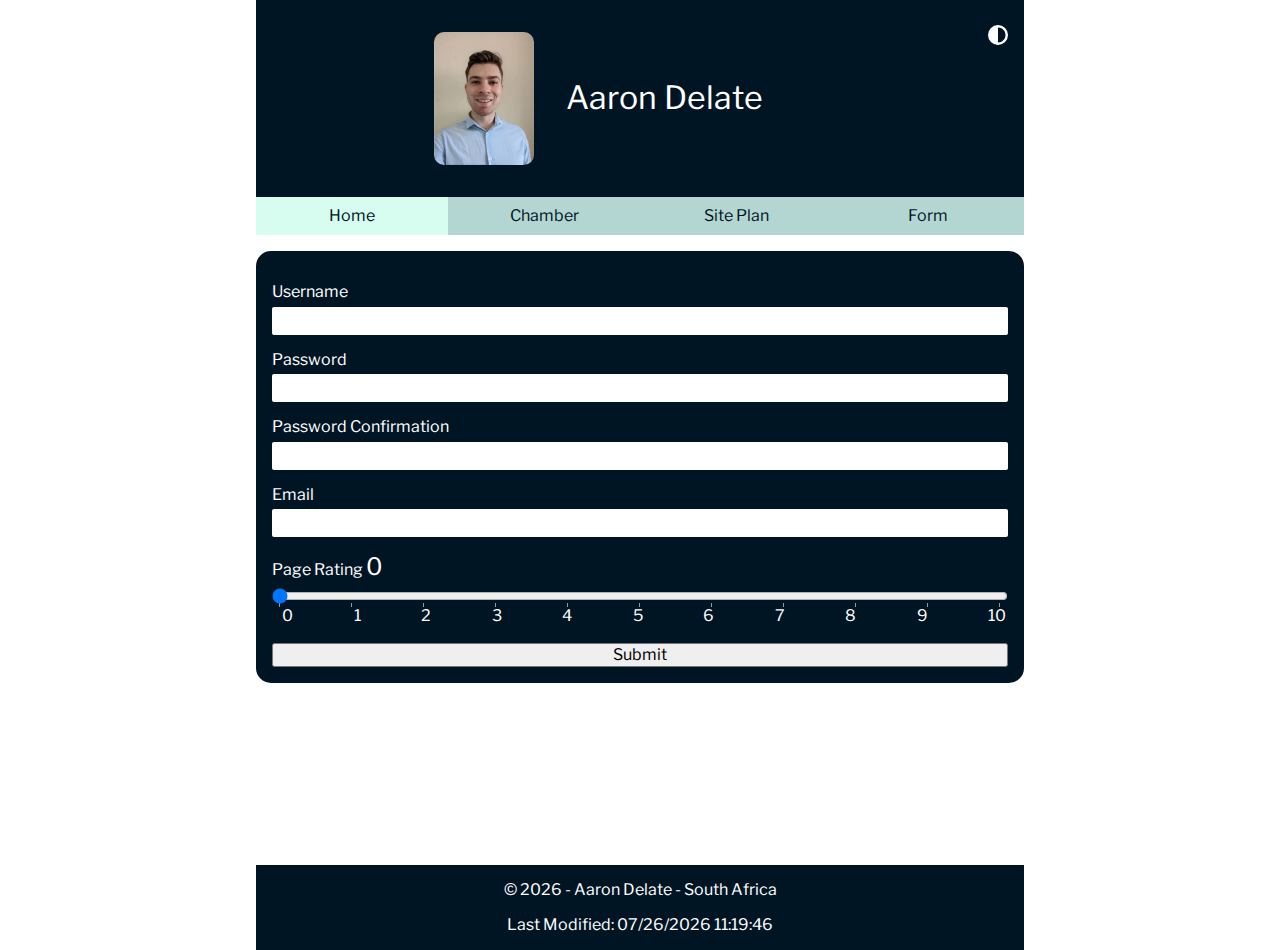
<file: form.html>
<!DOCTYPE html>
<html lang="en" data-color-mode="light">
<head>
  <meta charset="UTF-8">
  <meta name="viewport" content="width=device-width, initial-scale=1.0">
  <title>Aaron Delate - WDD 230 - Form</title>
  <meta name="description" content="WDD 230 - Web Frontend Development - Aaron Delate's form">
  <meta name="author" content="Aaron Delate">
  <meta property="og:title" content="South Africa">
  <meta property="og:type" content="website">
  <meta property="og:image" content="https://images.unsplash.com/photo-1619428602382-a370e5b73fd9?q=80&w=1587&auto=format&fit=crop&ixlib=rb-4.0.3&ixid=M3wxMjA3fDB8MHxwaG90by1wYWdlfHx8fGVufDB8fHx8fA%3D%3D">
  <meta property="og:url" content="https://aaroncdee.github.io/wdd230/form.html">
  <link rel="stylesheet" href="styles/normalize.css">
  <link rel="stylesheet" href="styles/base.css">
  <link rel="stylesheet" href="styles/larger.css">
  <link rel="stylesheet" href="styles/form.css">
  <link rel="icon" href="favicon.ico">
</head>
<body>
  <div class="container">
    <header>
      <img src="images/profile.webp" alt="Aaron Delate" width="100" height="133" loading="lazy">
      <span class="name-header">Aaron Delate</span>
      <div id="dark-mode-btn" class="dark-mode-btn">
        <svg class="circle-half-stroke" xmlns="http://www.w3.org/2000/svg" viewBox="0 0 512 512">
          <path d="M448 256c0-106-86-192-192-192V448c106 0 192-86 192-192zM0 256a256 256 0 1 1 512 0A256 256 0 1 1 0 256z"/>
        </svg>
      </div>
      <div id="menu-btn" class="menu">
        <svg id="burger-icon" class="burger" xmlns="http://www.w3.org/2000/svg" viewBox="0 0 448 512">
          <path d="M0 96C0 78.3 14.3 64 32 64H416c17.7 0 32 14.3 32 32s-14.3 32-32 32H32C14.3 128 0 113.7 0 96zM0 256c0-17.7 14.3-32 32-32H416c17.7 0 32 14.3 32 32s-14.3 32-32 32H32c-17.7 0-32-14.3-32-32zM448 416c0 17.7-14.3 32-32 32H32c-17.7 0-32-14.3-32-32s14.3-32 32-32H416c17.7 0 32 14.3 32 32z"/>
        </svg>

        <svg id="xmark-icon" class="xmark hidden" xmlns="http://www.w3.org/2000/svg" viewBox="0 0 384 512">
          <path d="M342.6 150.6c12.5-12.5 12.5-32.8 0-45.3s-32.8-12.5-45.3 0L192 210.7 86.6 105.4c-12.5-12.5-32.8-12.5-45.3 0s-12.5 32.8 0 45.3L146.7 256 41.4 361.4c-12.5 12.5-12.5 32.8 0 45.3s32.8 12.5 45.3 0L192 301.3 297.4 406.6c12.5 12.5 32.8 12.5 45.3 0s12.5-32.8 0-45.3L237.3 256 342.6 150.6z"/>
        </svg>
      </div>
    </header>
    <nav id="nav-menu">
      <a href="#" class="active-nav-link">Home</a>
      <a href="chamber">Chamber</a>
      <a href="week01/chamber-site-plan.html">Site Plan</a>
      <a href="form.html">Form</a>
    </nav>
    <main>
      <form id="user-form" action="record.html" method="get">
        <div class="form-error"><span id="form-error" class="hidden"></span></div>

        <div class="form-group">
          <label for="username">Username</label>
          <input type="text" name="username" id="username" required>
        </div>

        <div class="form-group">
          <label for="password">Password</label>
          <input type="password" name="password" id="password" pattern="[A-Za-z0-9]{8,}" required>
        </div>

        <div class="form-group">
          <label for="password-confirmation">Password Confirmation</label>
          <input type="password" name="passwordConfirmation" id="password-confirmation" pattern="[A-Za-z0-9]{8,}" required>
        </div>

        <div class="form-group">
          <label for="email">Email</label>
          <input type="email" name="email" id="email" pattern="[a-zA-Z0-9._%+-]+@byui\.edu$" title="Please enter a valid email address">
        </div>

        <div class="form-group">
          <label for="page-rating">Page Rating <span id="page-rating-output">0</span></label>
          <input type="range" name="page-rating" id="page-rating" min="0" max="10" value="0" step="1" list="rangevalues">
          <datalist id="rangevalues">
            <option value="0">0</option>
            <option value="1">1</option>
            <option value="2">2</option>
            <option value="3">3</option>
            <option value="4">4</option>
            <option value="5">5</option>
            <option value="6">6</option>
            <option value="7">7</option>
            <option value="8">8</option>
            <option value="9">9</option>
            <option value="10">10</option>
          </datalist>
        </div>

        <button class="btn-primary" type="submit">Submit</button>
      </form>
    </main>
    <footer>
      <p>
        &copy; <span id="currentYear"></span> - Aaron Delate - South Africa
      </p>
      <p id="lastModified"></p>
    </footer>
  </div>
  <script src="scripts/form.js"></script>
  <script src="scripts/burgerMenu.js"></script>
  <script src="scripts/darkMode.js"></script>
  <script src="scripts/getDates.js"></script>
</body>
</html>
</file>
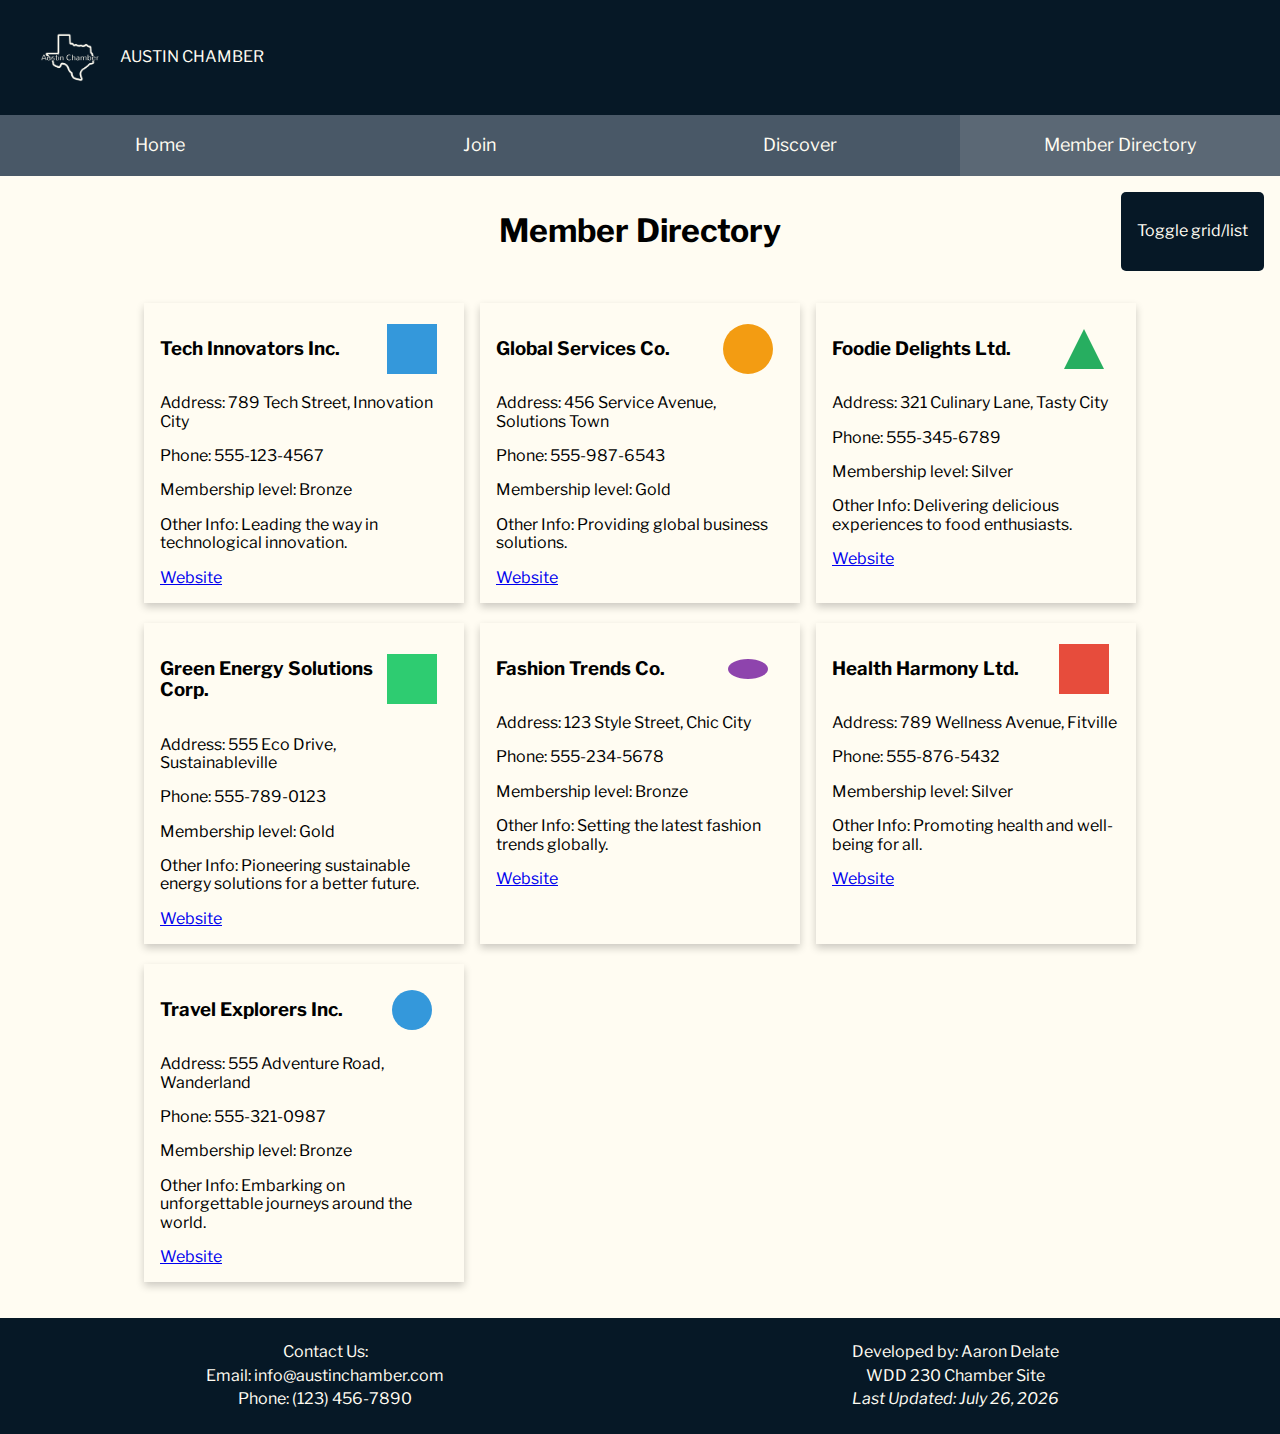
<file: chamber/directory.html>
<!DOCTYPE html>
<html lang="en">

<head>
  <meta charset="UTF-8">
  <meta name="viewport" content="width=device-width, initial-scale=1.0">
  <meta name="description"
    content="Austin Chamber of Commerce - Member Directory">
  <meta name="author" content="Aaron Delate">
  <link rel="icon" href="favicon.ico" type="image/x-icon">
  <meta property="og:title" content="Austin Chamber of Commerce - Member Directory">
  <meta property="og:type" content="website">
  <meta property="og:image" content="https://aaroncdee.github.io/wdd230/chamber/images/austin-chamber-logo.png">
  <meta property="og:url" content="https://aaroncdee.github.io/wdd230/chamber/directory.html">
  <title>Austin Chamber of Commerce - Member Directory</title>
  <link rel="stylesheet" href="styles/normalize.css">
  <link rel="stylesheet" href="styles/base.css">
  <link rel="stylesheet" href="styles/larger.css">
</head>

<body>
  <header>
    <div class="header-branding">
      <img src="images/austin-chamber-logo.png" alt="Chamber Logo">
      <span>AUSTIN CHAMBER</span>
      <button id="burger-menu">&#9776;</button>
    </div>
  </header>

  <nav class="nav-links">
    <a href="./">Home</a>
    <a href="./join.html">Join</a>
    <a href="./discover.html">Discover</a>
    <a href="./directory.html" class="nav-active">Member Directory</a>
  </nav>

  <main>
    <section>
      <div class="member-header">
        <div></div>
        <h1 class="text-center">Member Directory</h1>
        <button type="button" id="member-grid-toggle">Toggle grid/list</button>
      </div>

      <div id="member-grid" class="member-grid"></div>
    </section>
  </main>

  <footer>
    <div id="contact-info">
      <p>Contact Us:</p>
      <p>Email: info@austinchamber.com</p>
      <p>Phone: (123) 456-7890</p>
    </div>
    <div id="development-info">
      <p>Developed by: Aaron Delate</p>
      <p>WDD 230 Chamber Site</p>
      <p id="last-updated">Last Updated: <span id="last-updated-date"></span></p>
    </div>
  </footer>

  <script src="scripts/members.js"></script>
  <script src="scripts/main.js"></script>
</body>

</html>
</file>
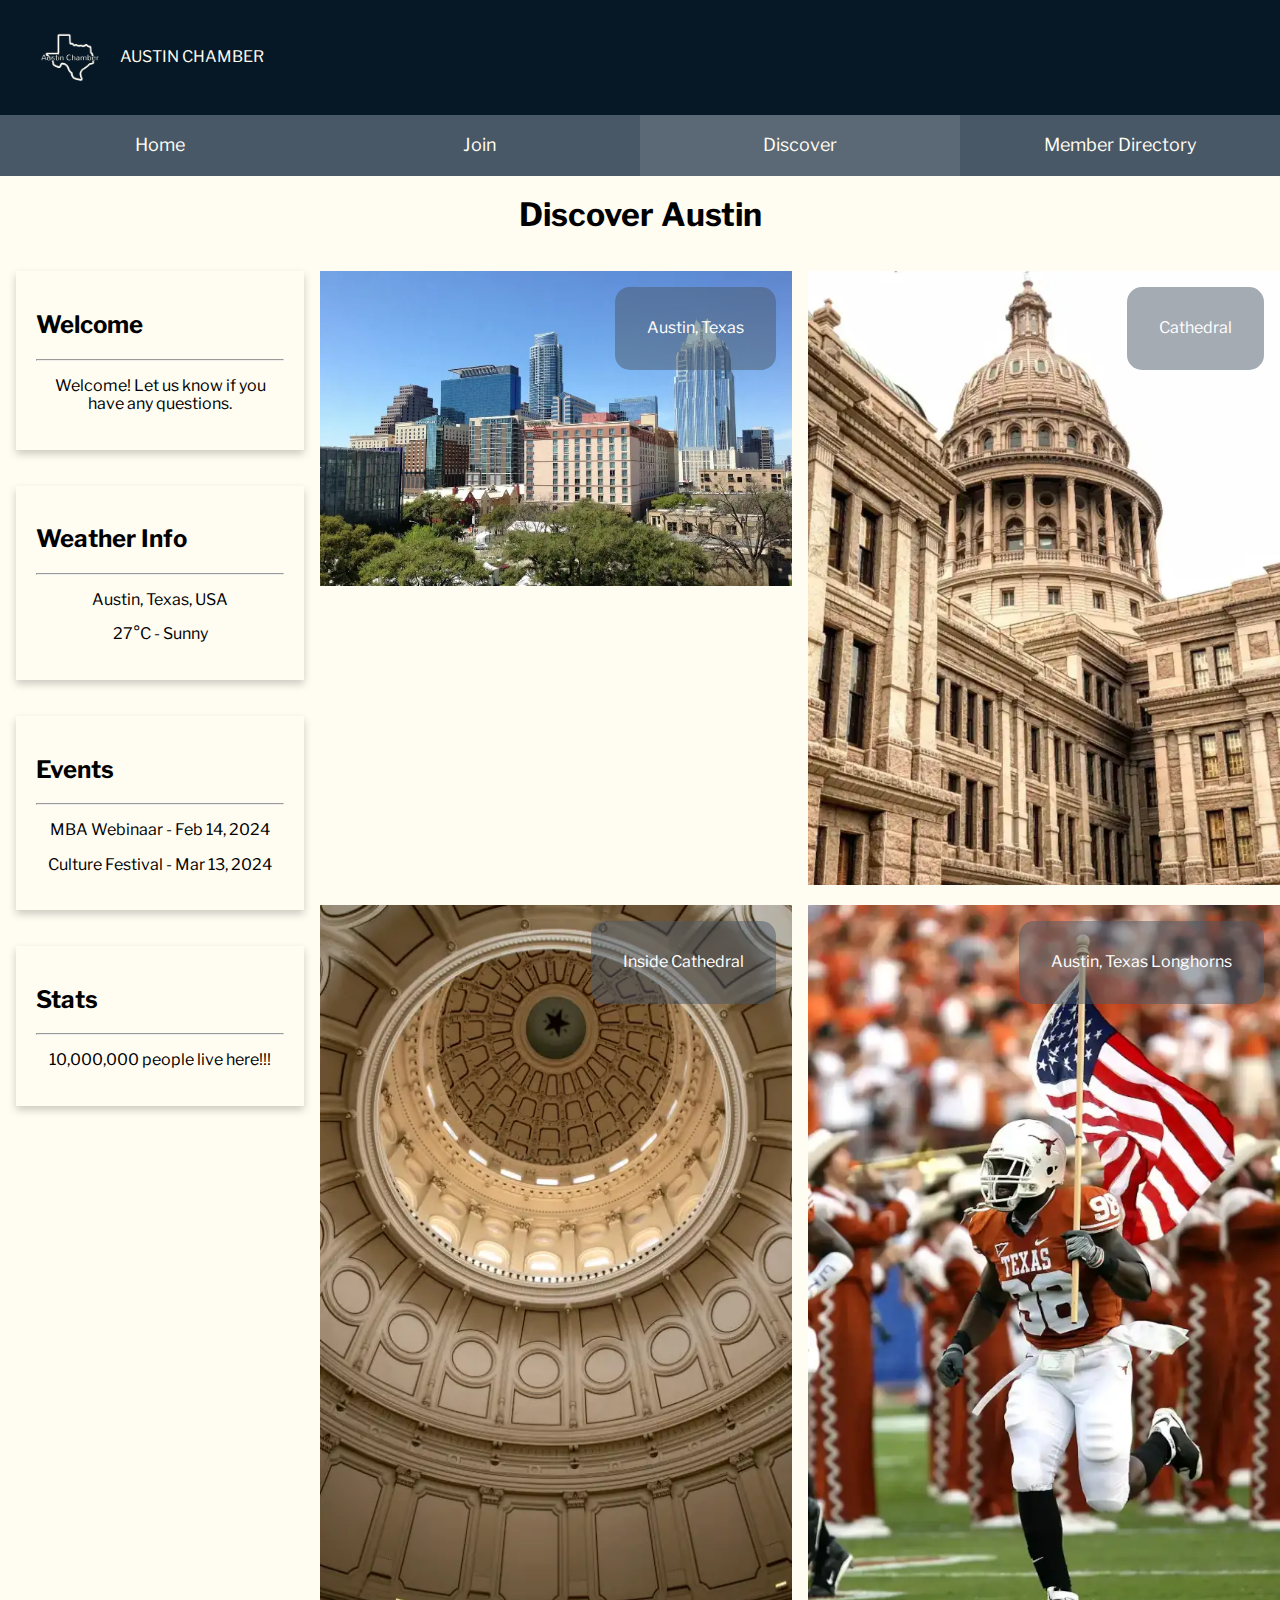
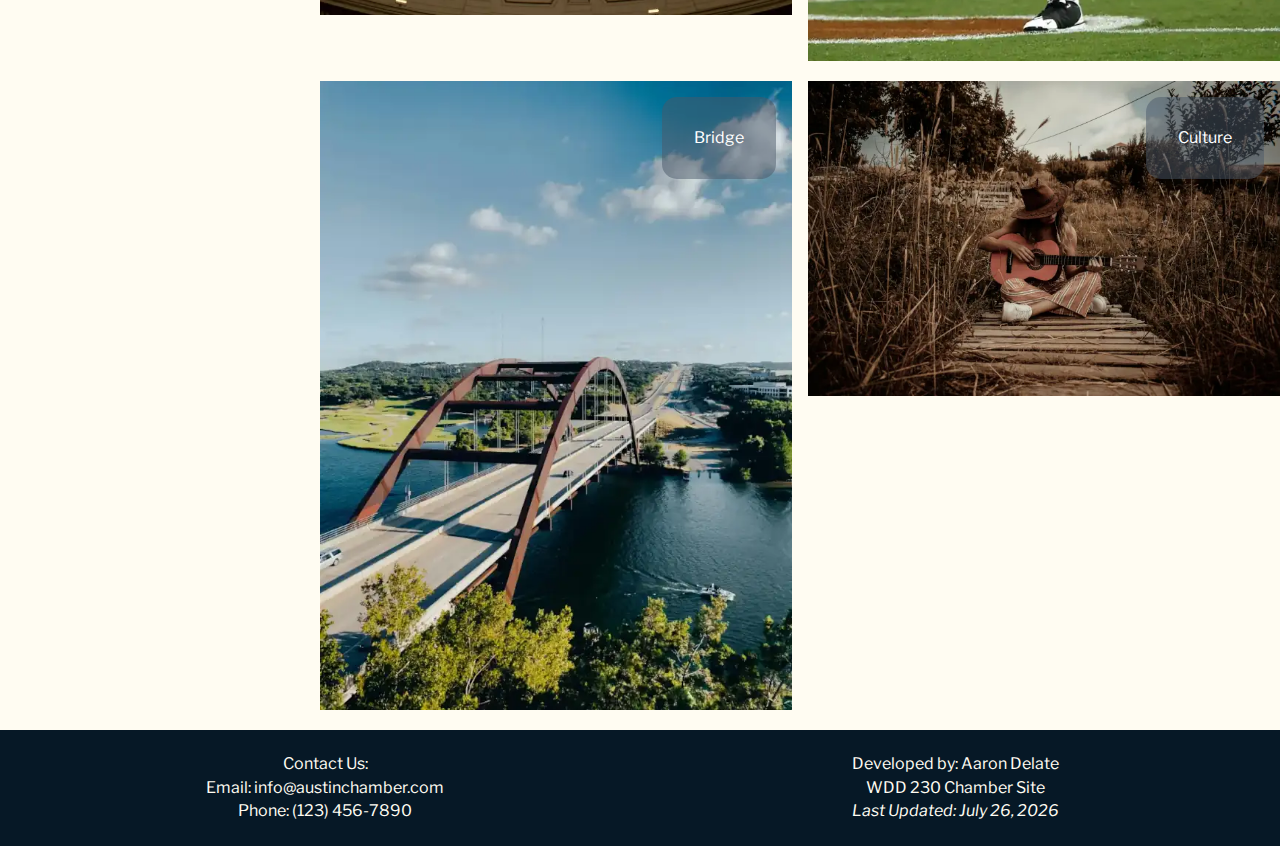
<file: chamber/discover.html>
<!DOCTYPE html>
<html lang="en">

<head>
  <meta charset="UTF-8">
  <meta name="viewport" content="width=device-width, initial-scale=1.0">
  <meta name="description"
    content="Discover Austin Chamber of Commerce - Fostering collaboration, networking, and economic growth.">
  <meta name="author" content="Aaron Delate">
  <link rel="icon" href="favicon.ico" type="image/x-icon">
  <meta property="og:title" content="Discover - Austin Chamber of Commerce">
  <meta property="og:type" content="website">
  <meta property="og:image" content="https://aaroncdee.github.io/wdd230/chamber/images/austin-chamber-logo.png">
  <meta property="og:url" content="https://aaroncdee.github.io/wdd230/chamber/discover.html">
  <title>Discover - Austin Chamber of Commerce</title>
  <link rel="stylesheet" href="styles/normalize.css">
  <link rel="stylesheet" href="styles/base.css">
  <link rel="stylesheet" href="styles/larger.css">
</head>

<body>
  <header>
    <div class="header-branding">
      <img src="images/austin-chamber-logo.png" alt="Chamber Logo">
      <span>AUSTIN CHAMBER</span>
      <button id="burger-menu">&#9776;</button>
    </div>
  </header>

  <nav class="nav-links">
    <a href="./">Home</a>
    <a href="./join.html">Join</a>
    <a href="./discover.html" class="nav-active">Discover</a>
    <a href="./directory.html">Member Directory</a>
  </nav>

  <main>
    <h1 class="text-center">Discover Austin</h1>
    <div class="discover-grid">
      <section id="sidebar">
        <section class="card p-20">
          <h2>Welcome</h2>
          <hr style="background-color: black;">
          <p id="welcome" class="text-center"></p>
        </section>

        <section class="card p-20">
          <h2>Weather Info</h2>
          <hr style="background-color: black;">
          <p class="text-center">Austin, Texas, USA</p>
          <p class="text-center">27°C - Sunny</p>
        </section>

        <section class="card p-20">
          <h2>Events</h2>
          <hr style="background-color: black;">
          <p class="text-center">MBA Webinaar - Feb 14, 2024</p>
          <p class="text-center">Culture Festival - Mar 13, 2024</p>
        </section>

        <section class="card p-20">
          <h2>Stats</h2>
          <hr style="background-color: black;">
          <p class="text-center">10,000,000 people live here!!!</p>
        </section>
      </section>

      <section id="images-of-interest">
        <div class="interest-img-container">
          <picture>
            <img src="images/austin.webp" alt="austin" width="640" height="427" loading="lazy">
          </picture>
          <span class="img-label">Austin, Texas</span>
        </div>
        <div class="interest-img-container">
          <picture>
            <img src="images/cathedral.webp" alt="cathedral" width="640" height="427" loading="lazy">
          </picture>
          <span class="img-label">Cathedral</span>
        </div>
        <div class="interest-img-container">
          <picture>
            <img src="images/cathedral-roof.webp" alt="cathedral roof" width="640" height="427" loading="lazy">
          </picture>
          <span class="img-label">Inside Cathedral</span>
        </div>
        <div class="interest-img-container">
          <picture>
            <img src="images/football.webp" alt="austin longhorns" width="640" height="427" loading="lazy">
          </picture>
          <span class="img-label">Austin, Texas Longhorns</span>
        </div>
        <div class="interest-img-container">
          <picture>
            <img src="images/bridge.webp" alt="bridge" width="640" height="427" loading="lazy">
          </picture>
          <span class="img-label">Bridge</span>
        </div>
        <div class="interest-img-container">
          <picture>
            <img src="images/culture.webp" alt="culture" width="640" height="427" loading="lazy">
          </picture>
          <span class="img-label">Culture</span>
        </div>
      </section>
    </div>
  </main>

  <footer>
    <div id="contact-info">
      <p>Contact Us:</p>
      <p>Email: info@austinchamber.com</p>
      <p>Phone: (123) 456-7890</p>
    </div>
    <div id="development-info">
      <p>Developed by: Aaron Delate</p>
      <p>WDD 230 Chamber Site</p>
      <p id="last-updated">Last Updated: <span id="last-updated-date"></span></p>
    </div>
  </footer>

  <script src="scripts/main.js"></script>
  <script src="scripts/welcome.js"></script>
</body>

</html>
</file>
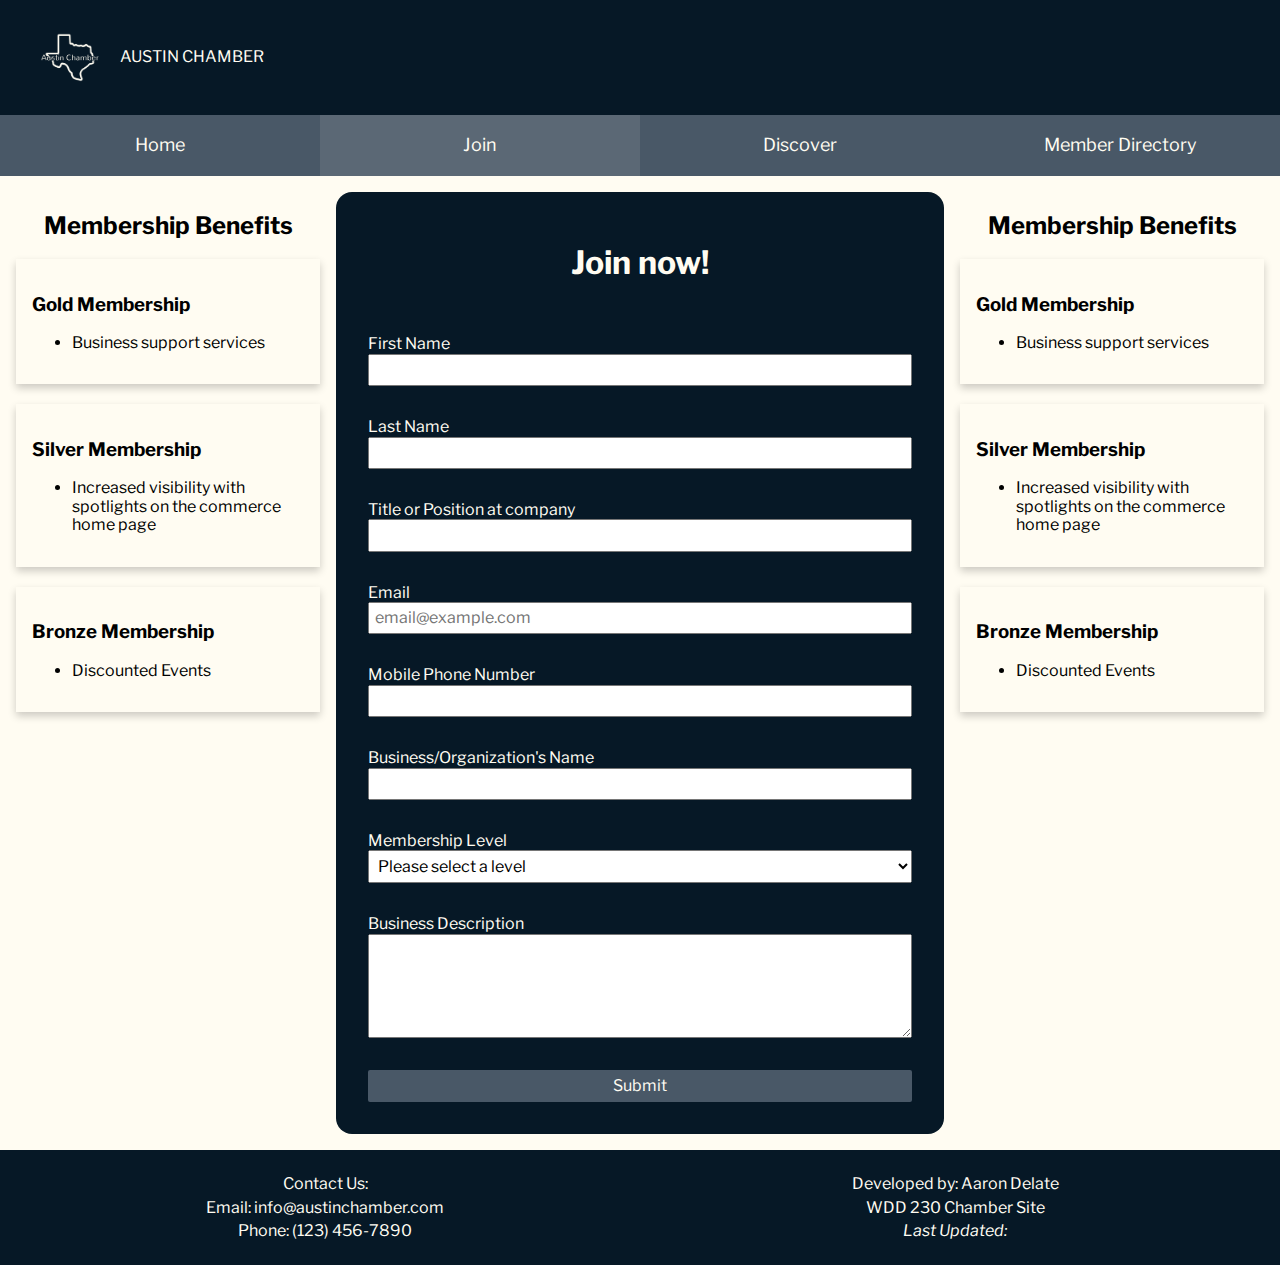
<file: chamber/join.html>
<!DOCTYPE html>
<html lang="en">

<head>
  <meta charset="UTF-8">
  <meta name="viewport" content="width=device-width, initial-scale=1.0">
  <meta name="description"
    content="Austin Chamber of Commerce - Join Us">
  <meta name="author" content="Aaron Delate">
  <link rel="icon" href="favicon.ico" type="image/x-icon">
  <meta property="og:title" content="Austin Chamber of Commerce">
  <meta property="og:type" content="website">
  <meta property="og:image" content="https://aaroncdee.github.io/wdd230/chamber/images/austin-chamber-logo.png">
  <meta property="og:url" content="https://aaroncdee.github.io/wdd230/chamber/join.html">
  <title>Austin Chamber of Commerce - Join Us</title>
  <link rel="stylesheet" href="styles/normalize.css">
  <link rel="stylesheet" href="styles/base.css">
  <link rel="stylesheet" href="styles/larger.css">
</head>

<body>
  <header>
    <div class="header-branding">
      <img src="images/austin-chamber-logo.png" alt="Chamber Logo">
      <span>AUSTIN CHAMBER</span>
      <button id="burger-menu">&#9776;</button>
    </div>
  </header>

  <nav class="nav-links">
    <a href="./">Home</a>
    <a href="./join.html" class="nav-active">Join</a>
    <a href="./discover.html">Discover</a>
    <a href="./directory.html">Member Directory</a>
  </nav>

  <main>
    <div class="join-grid">
      <section>
        <h2 class="text-center">Membership Benefits</h2>
        <div class="card">
          <h3>Gold Membership</h3>
          <ul class="benefits-list">
            <li>Business support services</li>
          </ul>
        </div>
        <div class="card">
          <h3>Silver Membership</h3>
          <ul class="benefits-list">
            <li>Increased visibility with spotlights on the commerce home page</li>
          </ul>
        </div>
        <div class="card">
          <h3>Bronze Membership</h3>
          <ul class="benefits-list">
            <li>Discounted Events</li>
          </ul>
        </div>
      </section>
      <form action="thankyou.html" method="get" class="join-form">
        <h1 class="text-center">Join now!</h1>

        <label for="first-name" class="form-group">
          First Name
          <input type="text" name="first-name" id="first-name" required>
        </label>

        <label for="last-name" class="form-group">
          Last Name
          <input type="text" name="last-name" id="last-name" required>
        </label>

        <label for="title-or-position" class="form-group">
          Title or Position at company
          <input type="text" name="title-or-position" id="title-or-position" pattern="[A-Za-z\s-]{7,}" title="Please enter at least seven characters containing only letters, spaces, and hyphens." required>
        </label>

        <label for="email" class="form-group">
          Email
          <input type="email" name="email" id="email" placeholder="email@example.com" required>
        </label>

        <label for="mobile-phone-number" class="form-group">
          Mobile Phone Number
          <input type="tel" name="mobile-phone-number" id="mobile-phone-number" required>
        </label>

        <label for="business-name" class="form-group">
          Business/Organization's Name
          <input type="text" name="business-name" id="business-name" required>
        </label>

        <label for="membership-level" class="form-group">
          Membership Level
          <select name="membership-level" id="membership-level" required>
            <option value="" selected disabled>Please select a level</option>
            <option value="np">NP Membership is for non profit organizations and there is no fee</option>
            <option value="bronze">Bronze Membership</option>
            <option value="silver">Silver Membership</option>
            <option value="gold">Gold Membership</option>
          </select>
        </label>

        <label for="business-description" class="form-group">
          Business Description
          <textarea name="business-description" id="business-description" cols="30" rows="5"></textarea>
        </label>

        <input type="hidden" name="timestamp" id="timestamp" class="hidden">

        <button type="submit" class="form-button">Submit</button>
      </form>
      <section>
        <h2 class="text-center">Membership Benefits</h2>
        <div class="card">
          <h3>Gold Membership</h3>
          <ul class="benefits-list">
            <li>Business support services</li>
          </ul>
        </div>
        <div class="card">
          <h3>Silver Membership</h3>
          <ul class="benefits-list">
            <li>Increased visibility with spotlights on the commerce home page</li>
          </ul>
        </div>
        <div class="card">
          <h3>Bronze Membership</h3>
          <ul class="benefits-list">
            <li>Discounted Events</li>
          </ul>
        </div>
      </section>
    </div>
  </main>

  <footer>
    <div id="contact-info">
      <p>Contact Us:</p>
      <p>Email: info@austinchamber.com</p>
      <p>Phone: (123) 456-7890</p>
    </div>
    <div id="development-info">
      <p>Developed by: Aaron Delate</p>
      <p>WDD 230 Chamber Site</p>
      <p id="last-updated">Last Updated: <span id="last-updated-date"></span></p>
    </div>
  </footer>

  <script src="scripts/timestamp.js"></script>
</body>

</html>
</file>
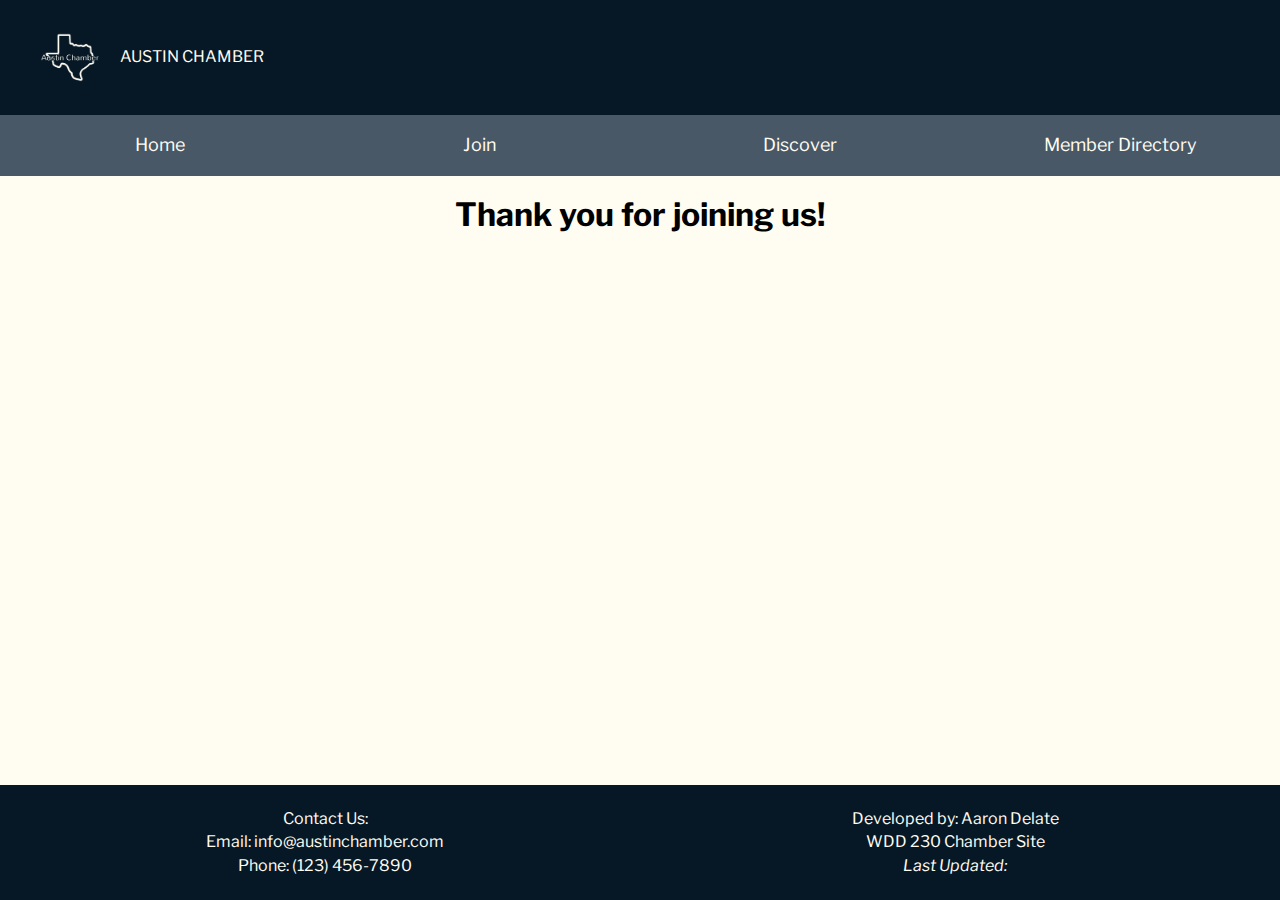
<file: chamber/thankyou.html>
<!DOCTYPE html>
<html lang="en">

<head>
  <meta charset="UTF-8">
  <meta name="viewport" content="width=device-width, initial-scale=1.0">
  <meta name="description"
    content="Austin Chamber of Commerce - Thank you for joining">
  <meta name="author" content="Aaron Delate">
  <link rel="icon" href="favicon.ico" type="image/x-icon">
  <meta property="og:title" content="Austin Chamber of Commerce">
  <meta property="og:type" content="website">
  <meta property="og:image" content="https://aaroncdee.github.io/wdd230/chamber/images/austin-chamber-logo.png">
  <meta property="og:url" content="https://aaroncdee.github.io/wdd230/chamber/thankyou.html">
  <title>Austin Chamber of Commerce - Thank you</title>
  <link rel="stylesheet" href="styles/normalize.css">
  <link rel="stylesheet" href="styles/base.css">
  <link rel="stylesheet" href="styles/larger.css">
</head>

<body>
  <header>
    <div class="header-branding">
      <img src="images/austin-chamber-logo.png" alt="Chamber Logo">
      <span>AUSTIN CHAMBER</span>
      <button id="burger-menu">&#9776;</button>
    </div>
  </header>

  <nav class="nav-links">
    <a href="./">Home</a>
    <a href="./join.html">Join</a>
    <a href="./discover.html">Discover</a>
    <a href="./directory.html">Member Directory</a>
  </nav>

  <main>
    <h1 class="text-center">Thank you for joining us!</h1>
  </main>

  <footer>
    <div id="contact-info">
      <p>Contact Us:</p>
      <p>Email: info@austinchamber.com</p>
      <p>Phone: (123) 456-7890</p>
    </div>
    <div id="development-info">
      <p>Developed by: Aaron Delate</p>
      <p>WDD 230 Chamber Site</p>
      <p id="last-updated">Last Updated: <span id="last-updated-date"></span></p>
    </div>
  </footer>
</body>

</html>
</file>
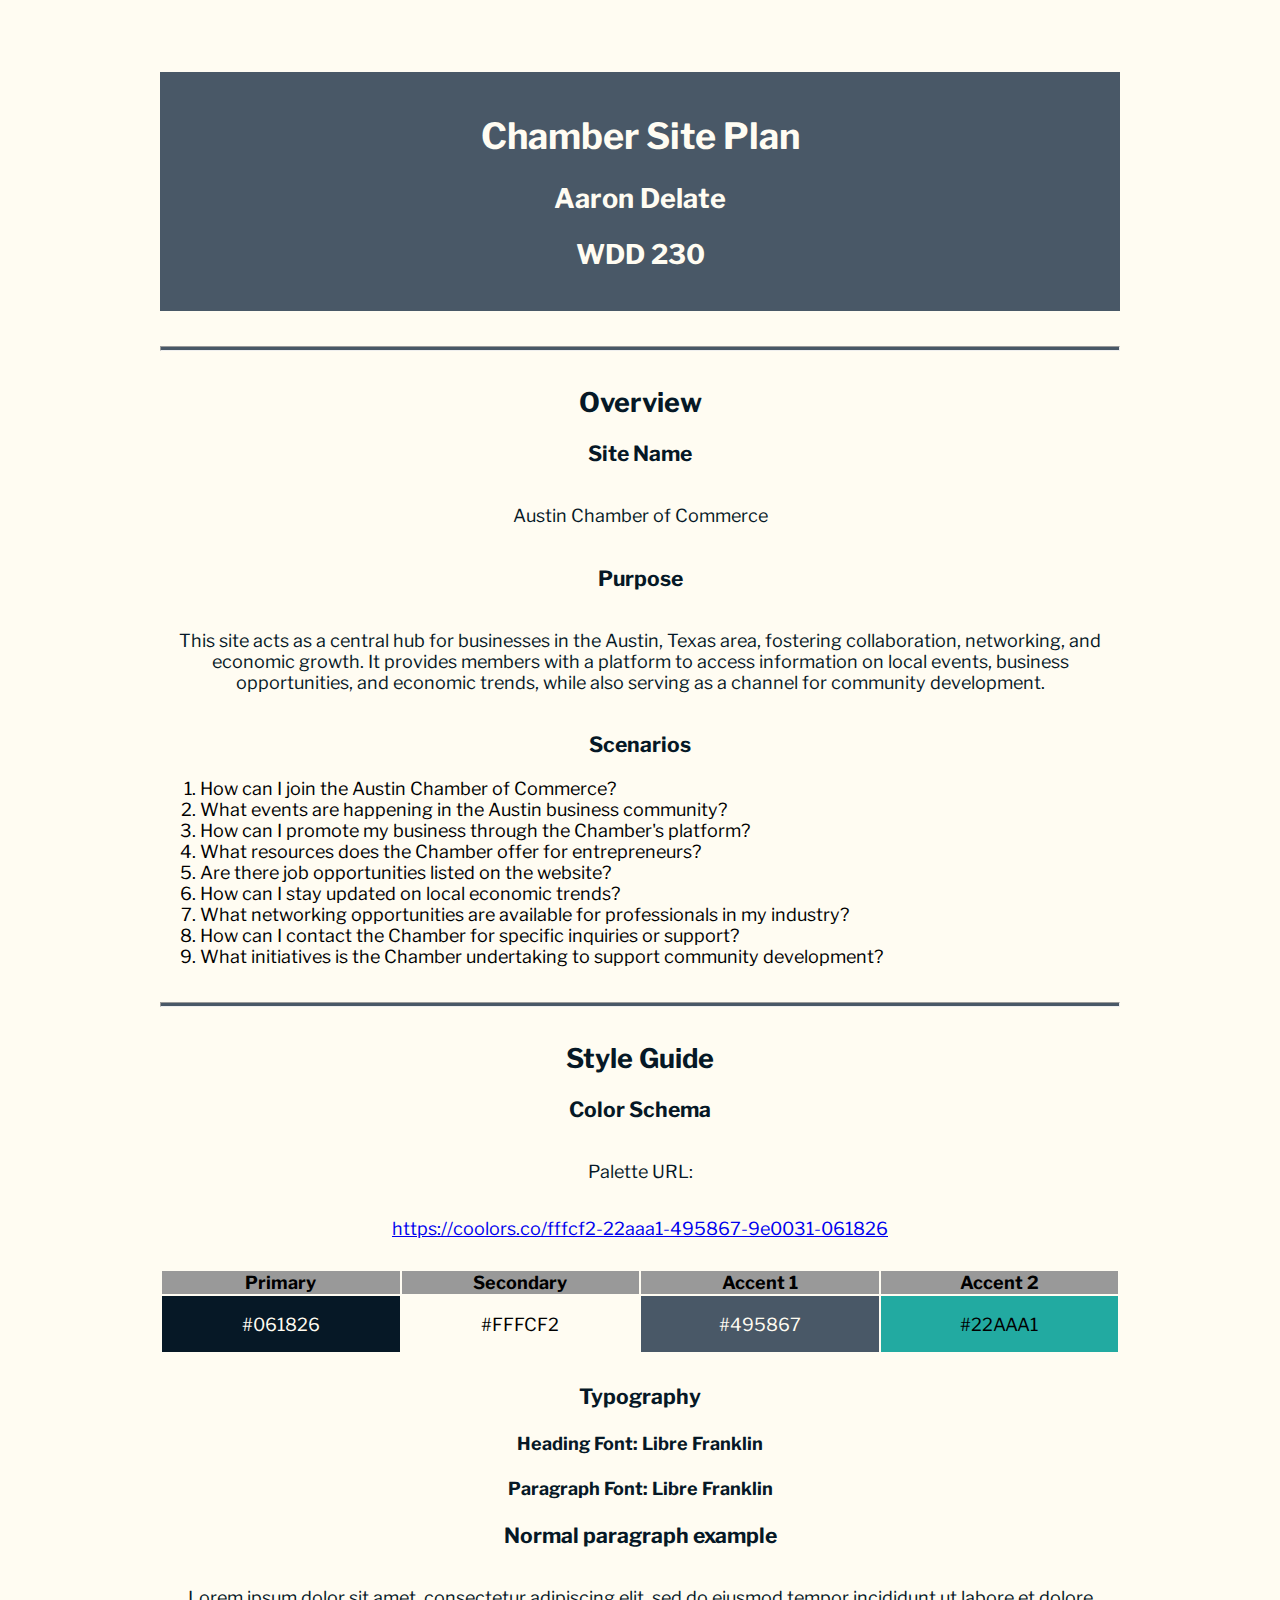
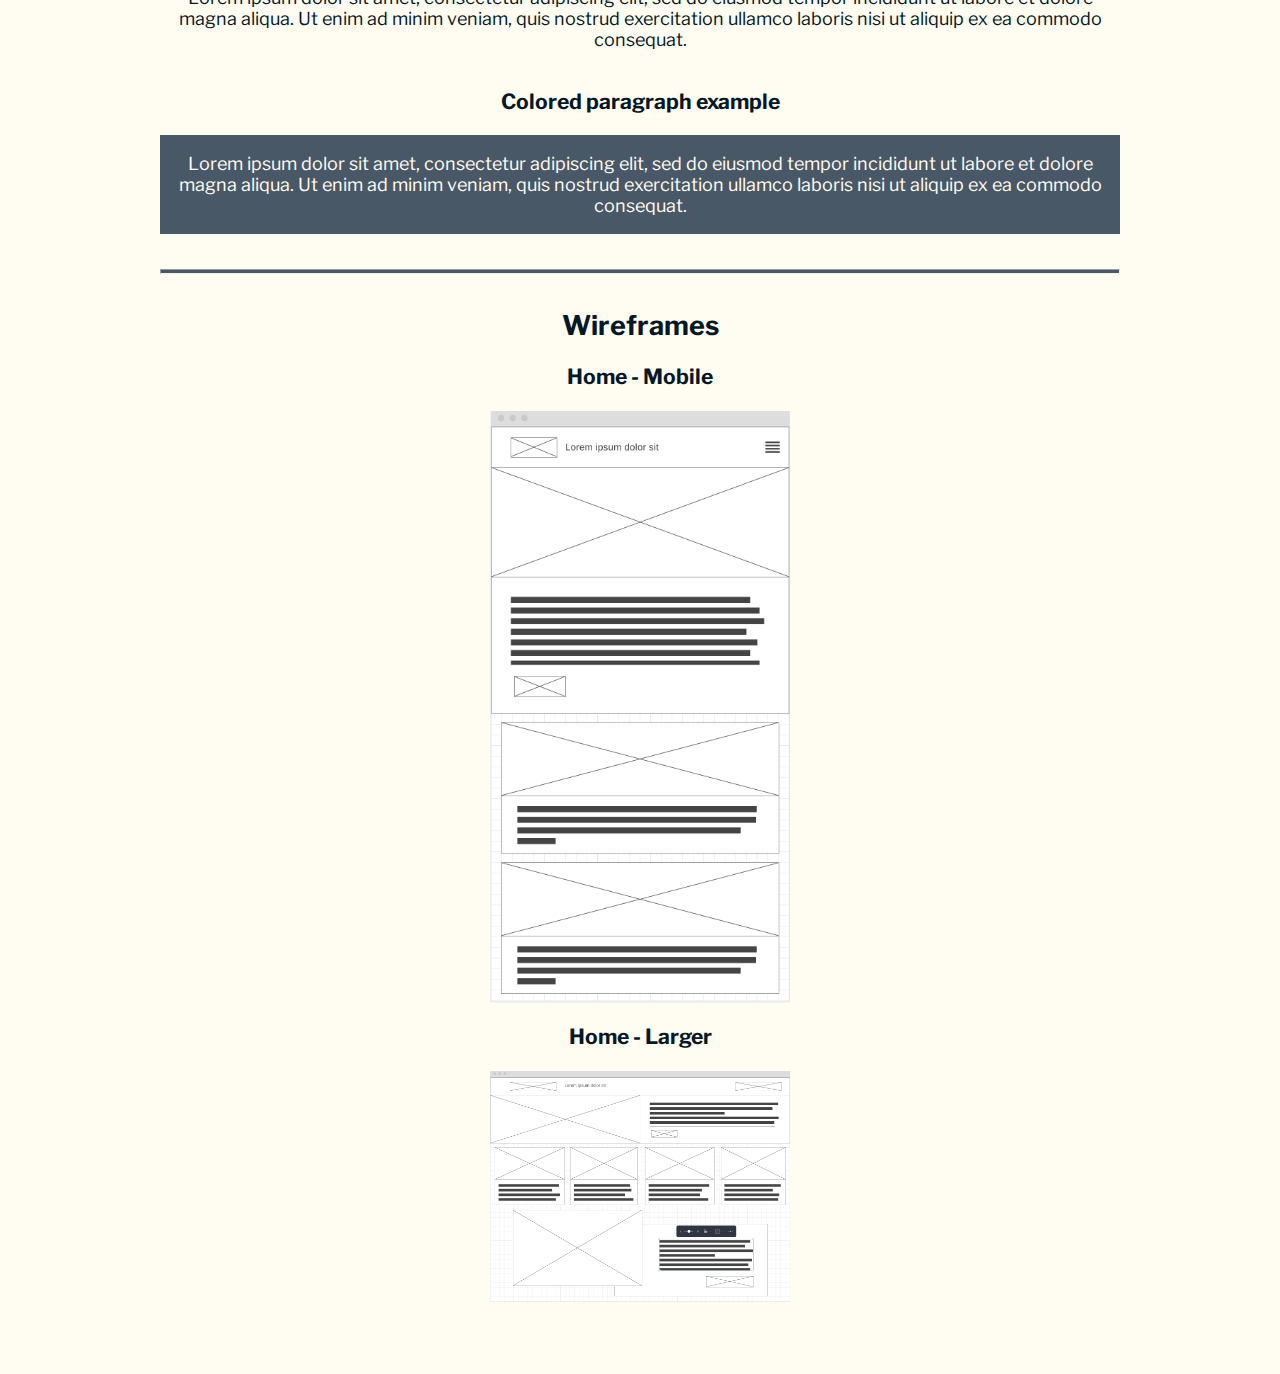
<file: week01/chamber-site-plan.html>
<!DOCTYPE html>
<html lang="en-us">

<head>
  <meta charset="UTF-8">
  <meta name="viewport" content="width=device-width, initial-scale=1.0">
  <title>Aaron Delate - WDD 230 - Chamber Site Plan</title>
  <meta name="description" content="WDD 230 - Web Frontend Development - Aaron Delate's Chamber Site Plan">
  <meta name="author" content="Aaron Delate">
  <link rel="stylesheet" href="styles/chamber-site-plan.css">
</head>

<body>
  <header>
    <h1>Chamber Site Plan</h1>
    <h2>Aaron Delate</h2>
    <h2>WDD 230</h2>
  </header>
  <main>
    <hr>
    <h2>Overview</h2>
    <h3>Site Name</h3>
    <p>Austin Chamber of Commerce</p>
    <h3>Purpose</h3>
    <p>
      This site acts as a central hub for businesses in the Austin, Texas
      area, fostering collaboration, networking, and economic growth. It
      provides members with a platform to access information on local events,
      business opportunities, and economic trends, while also serving as a
      channel for community development.
    </p>
    <h3>Scenarios</h3>
    <ol>
      <li>How can I join the Austin Chamber of Commerce?</li>
      <li>What events are happening in the Austin business community?</li>
      <li>How can I promote my business through the Chamber's platform?</li>
      <li>What resources does the Chamber offer for entrepreneurs?</li>
      <li>Are there job opportunities listed on the website?</li>
      <li>How can I stay updated on local economic trends?</li>
      <li>What networking opportunities are available for professionals in my industry?</li>
      <li>How can I contact the Chamber for specific inquiries or support?</li>
      <li>What initiatives is the Chamber undertaking to support community development?</li>
    </ol>
    <hr>
    <h2>Style Guide</h2>
    <h3>Color Schema</h3>
    <p>Palette URL:</p>
    <a href="https://coolors.co/fffcf2-22aaa1-495867-9e0031-061826"
      target="_blank">https://coolors.co/fffcf2-22aaa1-495867-9e0031-061826</a>
    <table class="colors">
      <tr>
        <th>Primary</th>
        <th>Secondary</th>
        <th>Accent 1</th>
        <th>Accent 2</th>
      </tr>
      <tr>
        <td class="primary">#061826</td>
        <td class="secondary">#FFFCF2</td>
        <td class="accent1">#495867</td>
        <td class="accent2">#22AAA1</td>
      </tr>
    </table>
    <h3>Typography</h3>
    <h4>Heading Font: Libre Franklin</h4>
    <h4>Paragraph Font: Libre Franklin</h4>
    <h3>Normal paragraph example</h3>
    <p>
      Lorem ipsum dolor sit amet, consectetur adipiscing elit, sed do eiusmod
      tempor incididunt ut labore et dolore magna aliqua. Ut enim ad minim
      veniam, quis nostrud exercitation ullamco laboris nisi ut aliquip ex ea
      commodo consequat.
    </p>
    <h3>Colored paragraph example</h3>
    <p class="colored">
      Lorem ipsum dolor sit amet, consectetur adipiscing elit, sed do eiusmod
      tempor incididunt ut labore et dolore magna aliqua. Ut enim ad minim
      veniam, quis nostrud exercitation ullamco laboris nisi ut aliquip ex ea
      commodo consequat.
    </p>
    <hr>
    <h2>Wireframes</h2>

    <h3>Home - Mobile</h3>

    <img src="images/mobile-wireframe.png" alt="mobile home page wireframe">

    <h3>Home - Larger</h3>

    <img src="images/home-larger-wireframe.png" alt="larger home page wireframe">
  </main>
</body>

</html>
</file>
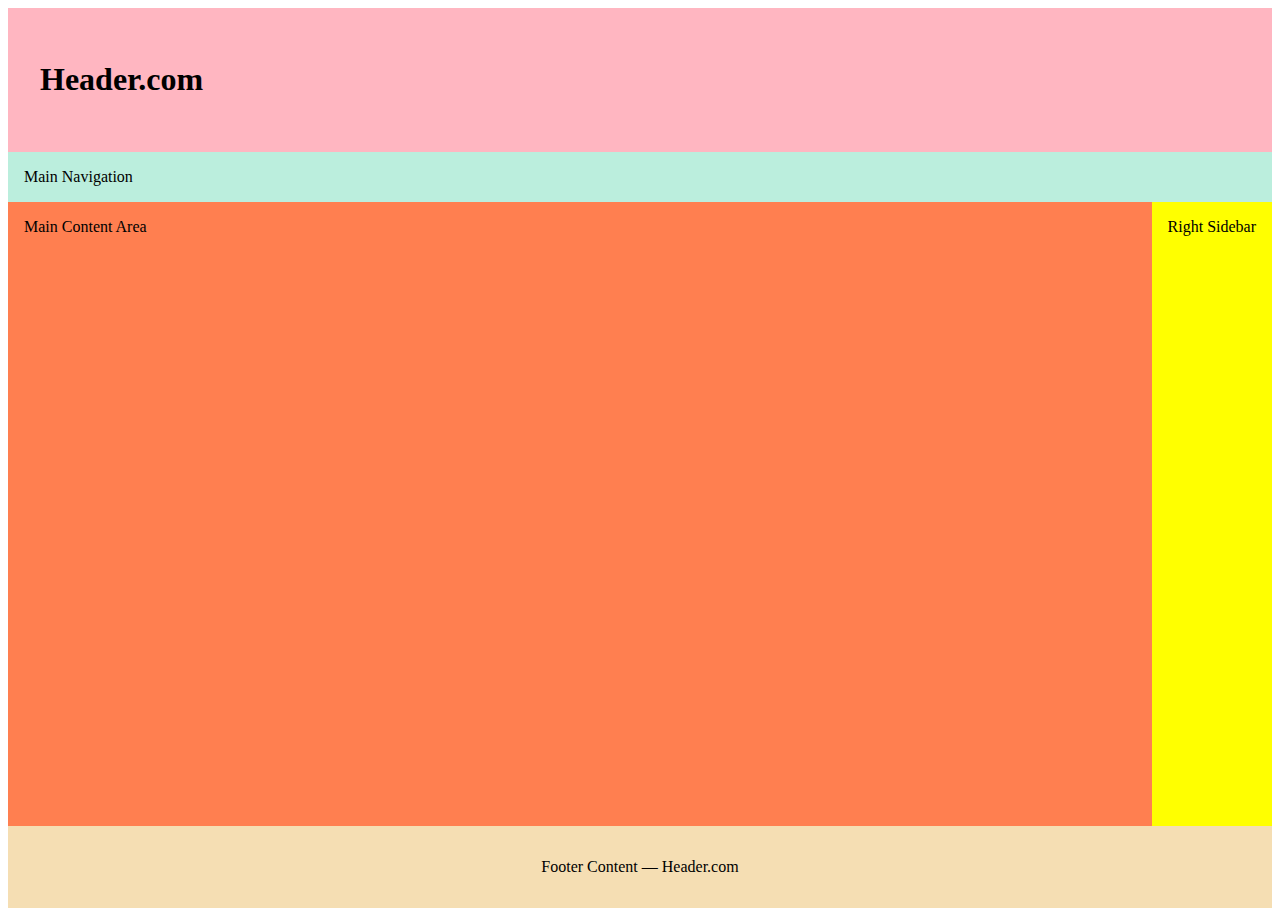
<file: week01/holygrail.html>
<!DOCTYPE html>
<html lang="en">
  <head>
    <meta charset="UTF-8" />
    <meta name="viewport" content="width=device-width, initial-scale=1.0" />
    <link rel="stylesheet" href="./styles/holygrail.css" />
    <title>Document</title>
  </head>
  <body>
    <!-- this content was forked from Google Web Developers 10 Modern Layouts https://youtu.be/qm0IfG1GyZU?t=465-->
    <header>
      <h1 contenteditable>Header.com</h1>
    </header>
    <nav>Main Navigation</nav>
    <main contenteditable>Main Content Area</main>
    <aside contenteditable>Right Sidebar</aside>
    <footer contenteditable>Footer Content — Header.com</footer>
  </body>
</html>
</file>
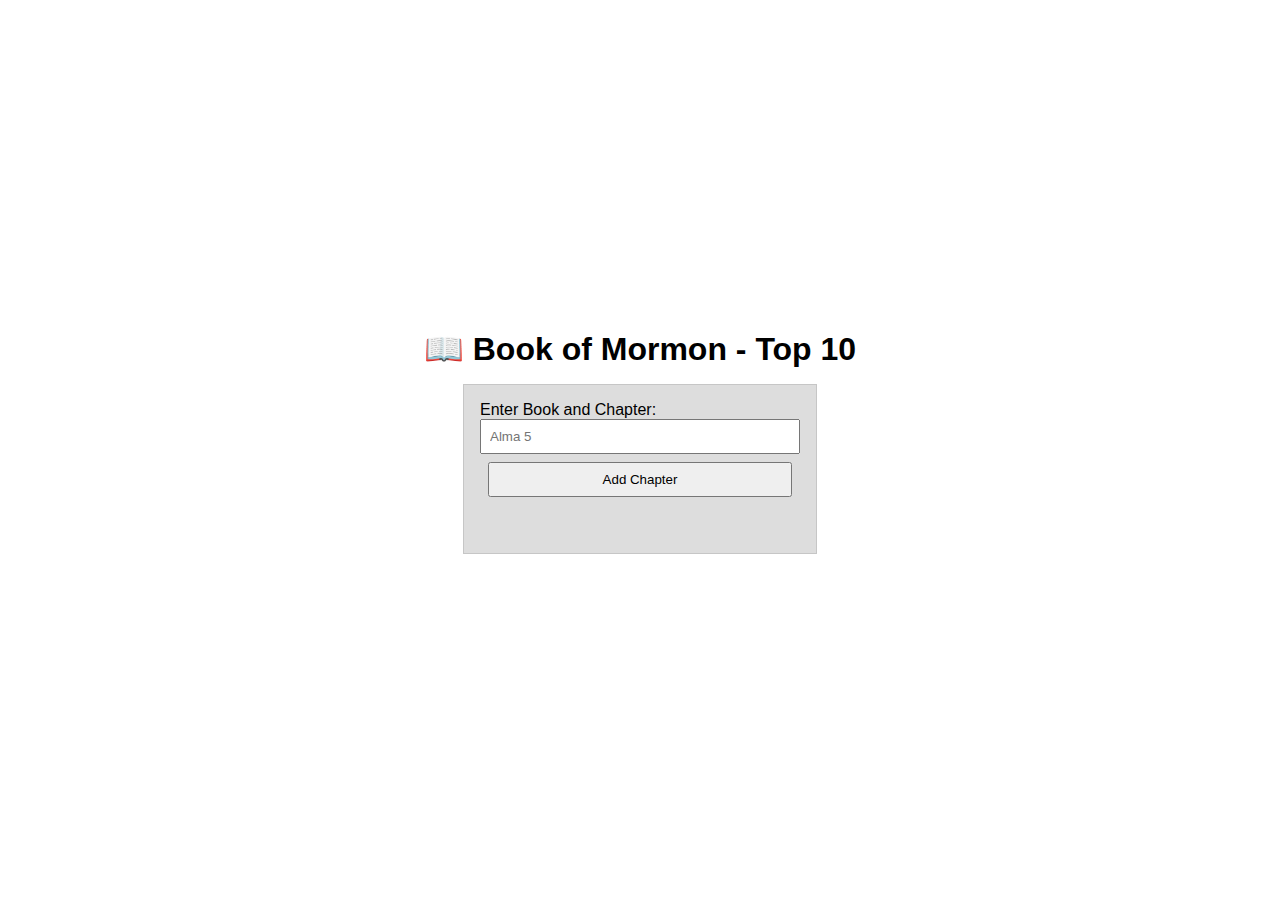
<file: week02/bom.html>
<!DOCTYPE html>
<html lang="en">
<head>
  <meta charset="UTF-8">
  <meta name="viewport" content="width=device-width, initial-scale=1.0">
  <meta name="description" content="WDD 230 - Web Frontend Development - Aaron Delate's Bom Top 10 activity">
  <meta name="author" content="Aaron Delate">
  <title>Bom Top 10</title>

  <link rel="stylesheet" href="styles/bom.css">
</head>
<body>
  <h1>📖 Book of Mormon - Top 10</h1>
  <main>
    <label for="favchap">Enter Book and Chapter: </label>
    <input type="text" id="favchap" placeholder="Alma 5">
    <button type="submit">Add Chapter</button>
    <ul id="list"></ul>
  </main>
  <script src="scripts/bom.js"></script>
</body>
</html>
</file>
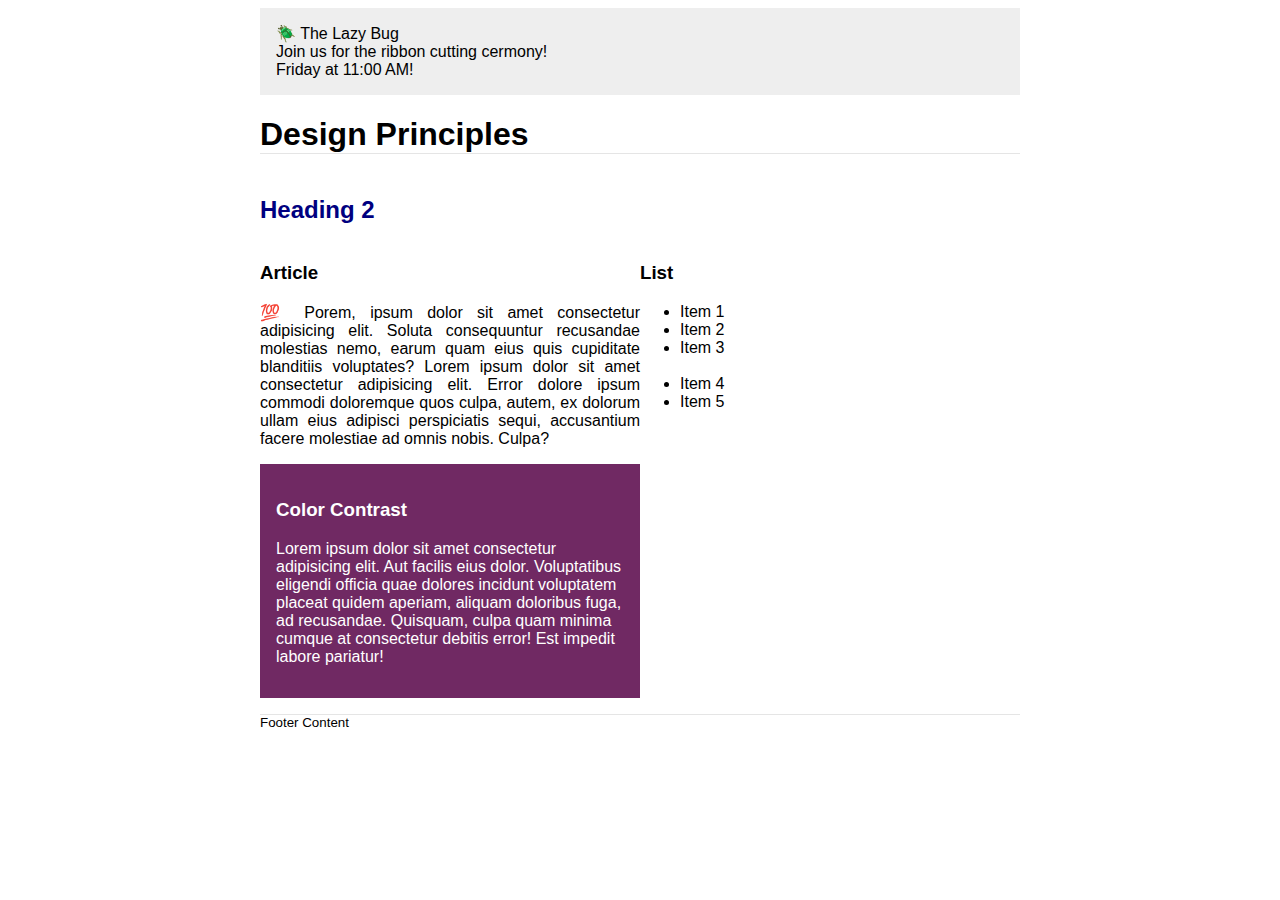
<file: week02/design.html>
<!DOCTYPE html>
<html lang="en">

<head>
  <meta charset="UTF-8">
  <meta name="viewport" content="width=device-width, initial-scale=1.0">
  <meta name="description" content="WDD 230 - Web Frontend Development - Aaron Delate's design activity">
  <meta name="author" content="Aaron Delate">
  <title>Design Activity</title>

  <link rel="stylesheet" href="styles/design.css">
</head>

<body>
  <header>
    <div class="banner">🪲 The Lazy Bug<br>Join us for the ribbon cutting cermony!<br>Friday
      at 11:00 AM!</div>
    <h1>Design Principles</h1>
  </header>
  <main>
    <h2>Heading 2</h2>
    <section>
      <h3>Article</h3>
      <article>
        <p>💯 Porem, ipsum dolor sit amet consectetur adipisicing elit. Soluta consequuntur recusandae molestias nemo,
          earum quam eius quis cupiditate blanditiis voluptates? Lorem ipsum dolor sit amet consectetur adipisicing
          elit. Error dolore ipsum commodi doloremque quos culpa, autem, ex dolorum ullam eius adipisci perspiciatis
          sequi, accusantium facere molestiae ad omnis nobis. Culpa?</p>
      </article>
    </section>
    <section>
      <h3>List</h3>
      <ul>
        <li>Item 1</li>
        <li>Item 2</li>
        <li>Item 3<br><br></li>
        <li>Item 4</li>
        <li>Item 5</li>
      </ul>
    </section>
    <div class="callout">
      <h3>Color Contrast</h3>
      <p>Lorem ipsum dolor sit amet consectetur adipisicing elit. Aut facilis eius dolor. Voluptatibus eligendi officia
        quae dolores incidunt voluptatem placeat quidem aperiam, aliquam doloribus fuga, ad recusandae. Quisquam, culpa
        quam minima cumque at consectetur debitis error! Est impedit labore pariatur!</p>
    </div>
  </main>
  <footer>
    Footer Content
  </footer>
</body>

</html>
</file>
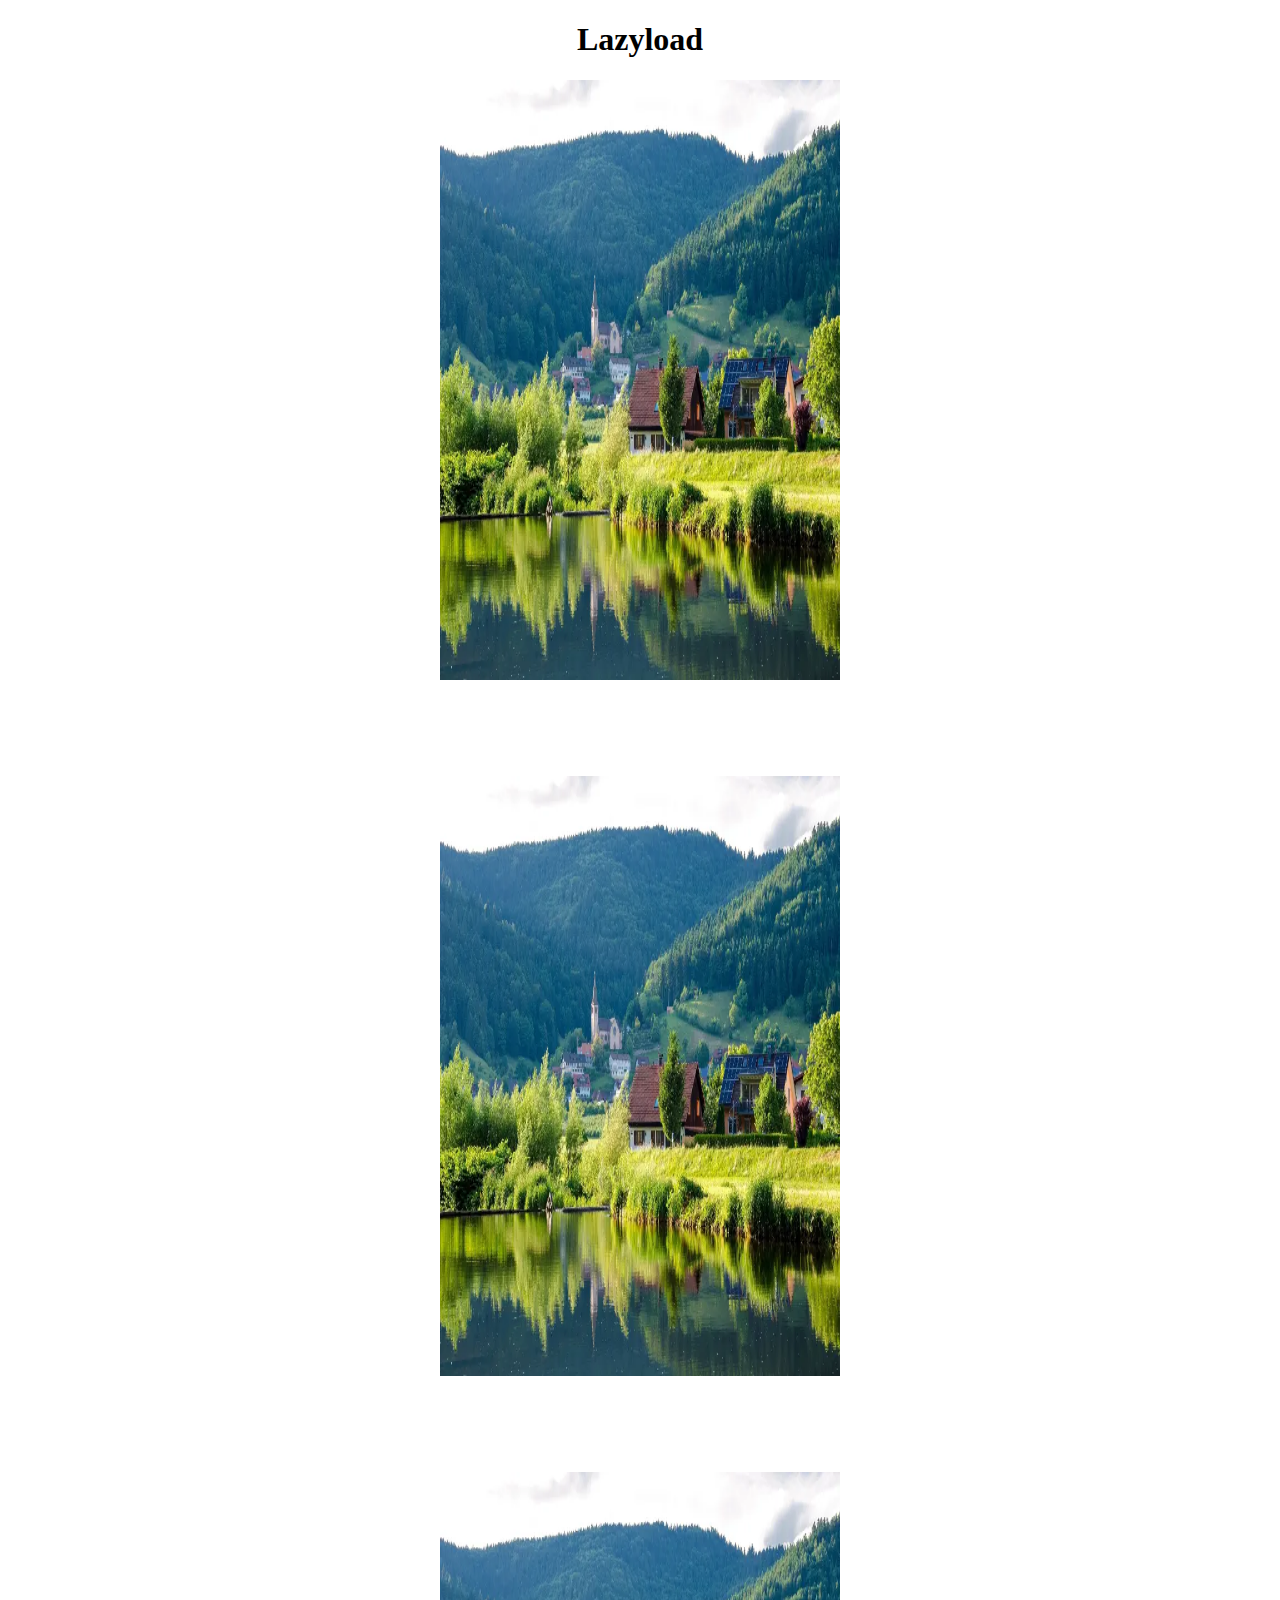
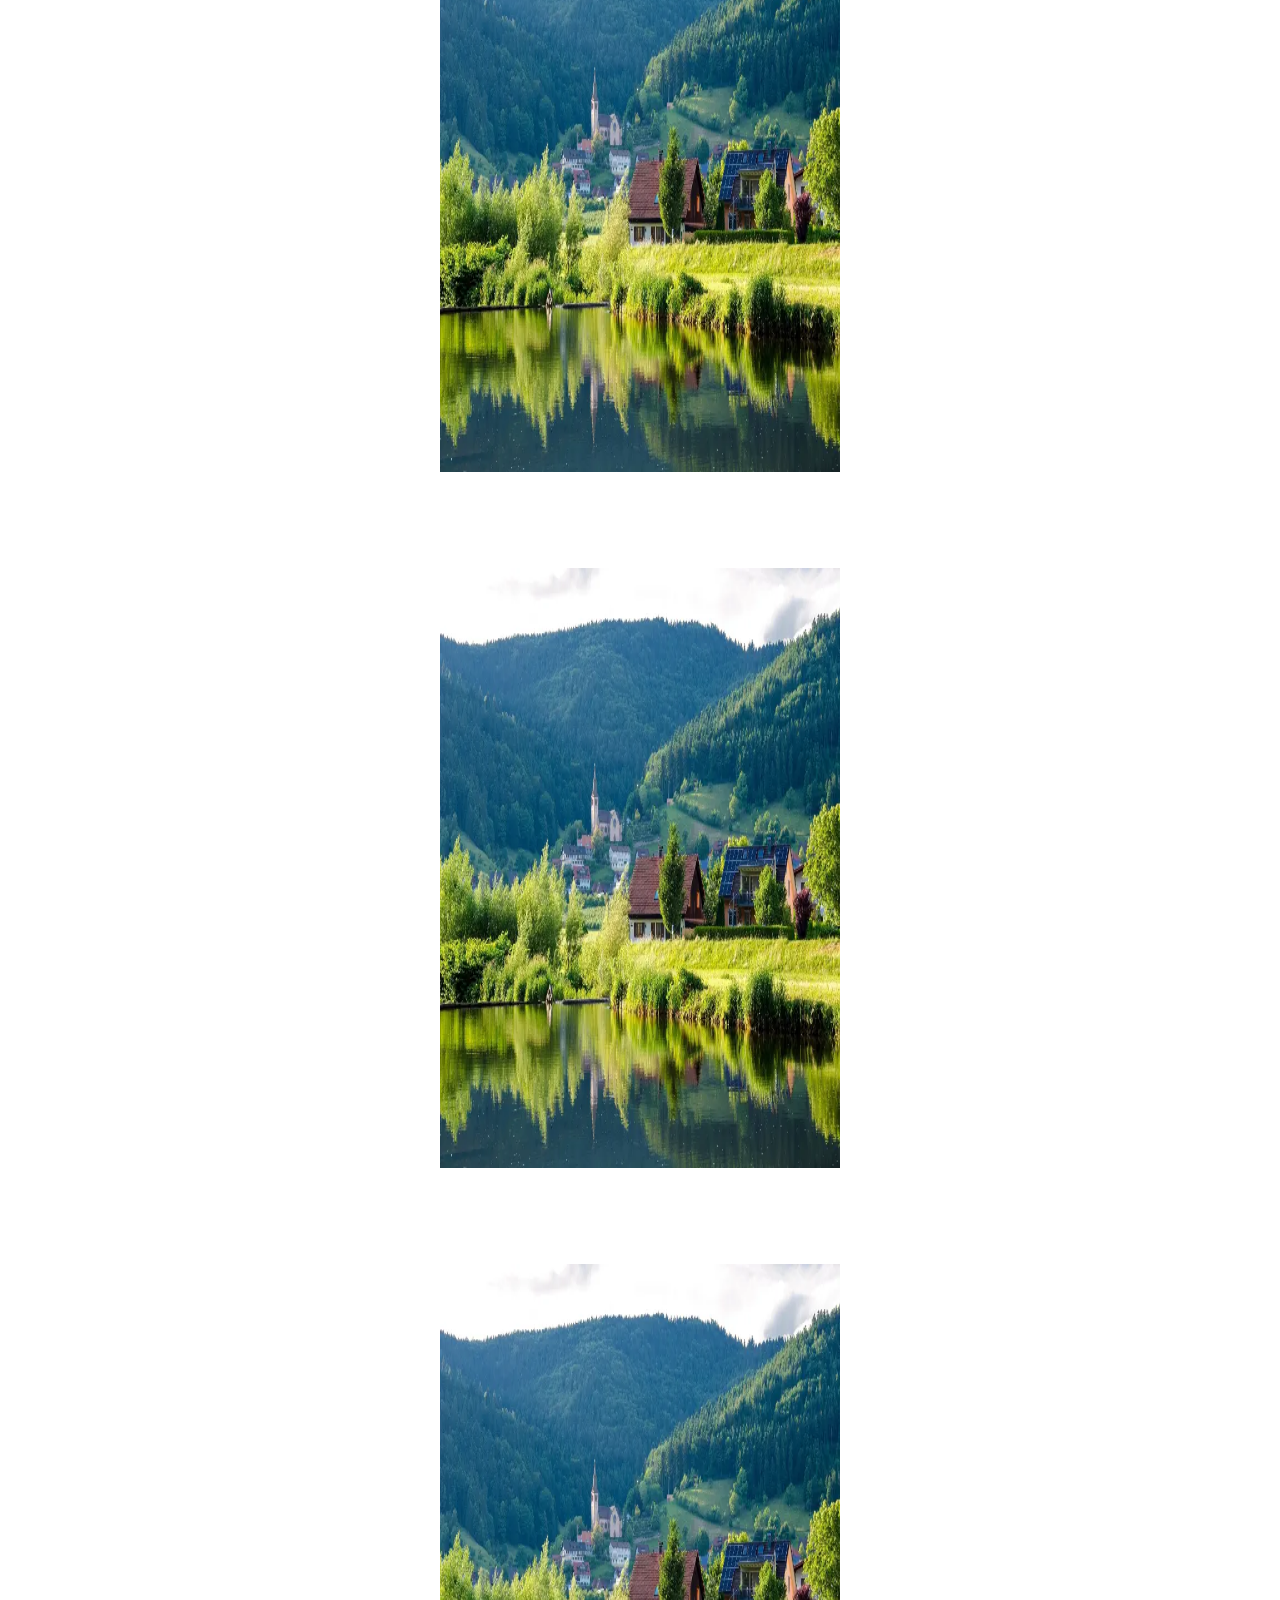
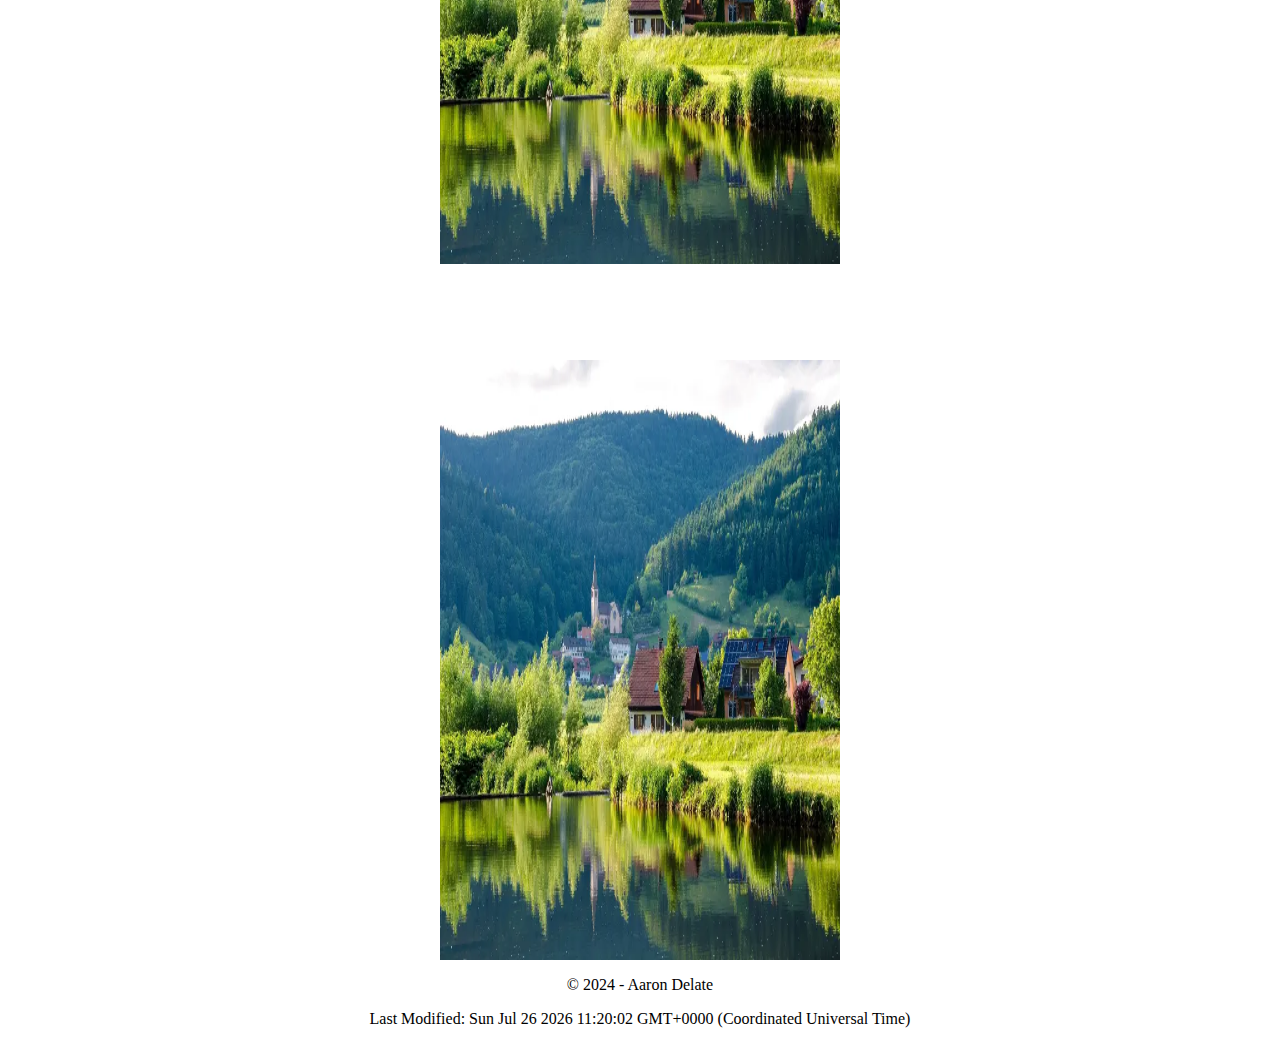
<file: week03/lazyload.html>
<!DOCTYPE html>
<html lang="en">
<head>
  <meta charset="UTF-8">
  <meta name="viewport" content="width=device-width, initial-scale=1.0">
  <meta name="description" content="WDD 230 - Web Frontend Development - Aaron Delate's lazyload activity">
  <meta name="author" content="Aaron Delate">
  <title>Lazyload</title>
  <link rel="stylesheet" href="styles/lazyload.css">
</head>
<body>
  <header>
    <h1>Lazyload</h1>
  </header>
  <main>
    <img src="images/landscape.webp" alt="landscape" width="400" height="600" loading="lazy">
    <img src="images/landscape.webp" alt="landscape" width="400" height="600" loading="lazy">
    <img src="images/landscape.webp" alt="landscape" width="400" height="600" loading="lazy">
    <img src="images/landscape.webp" alt="landscape" width="400" height="600" loading="lazy">
    <img src="images/landscape.webp" alt="landscape" width="400" height="600" loading="lazy">
    <img src="images/landscape.webp" alt="landscape" width="400" height="600" loading="lazy">
  </main>
  <footer>
    <p>&copy; 2024 - Aaron Delate</p>
    <p>Last Modified: <span id="lastModified"></span></p>
  </footer>
  <script src="scripts/lazyload.js"></script>
</body>
</html>
</file>
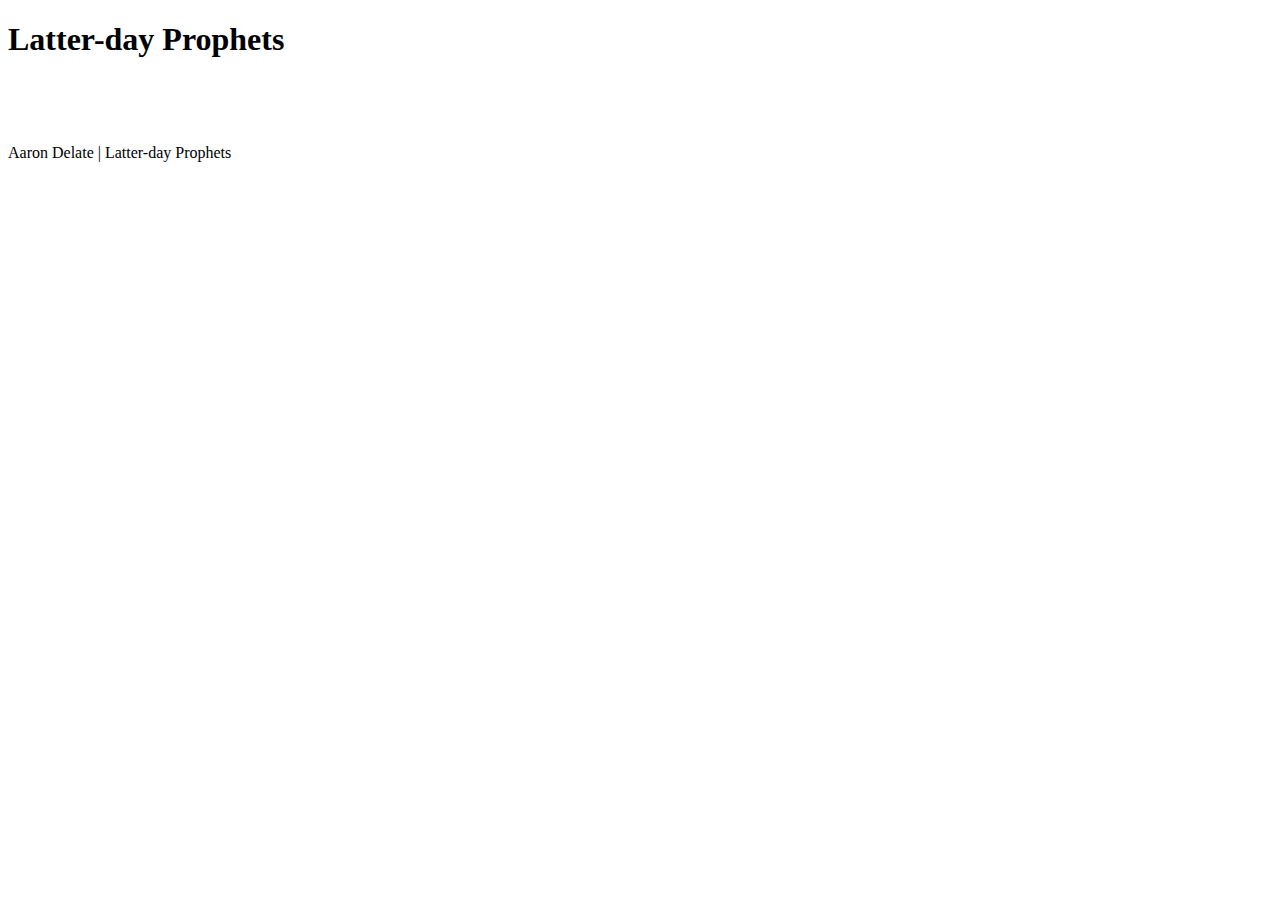
<file: week05/prophets.html>
<!DOCTYPE html>
<html lang="en">
<head>
  <meta charset="UTF-8">
  <meta name="viewport" content="width=device-width, initial-scale=1.0">
  <title>Aaron Delate - WDD 230 - Prophets</title>
  <meta name="description" content="WDD 230 - Web Frontend Development - Prophets">
  <meta name="author" content="Aaron Delate">
  <meta property="og:title" content="South Africa">
  <meta property="og:type" content="website">
  <meta property="og:image" content="https://images.unsplash.com/photo-1619428602382-a370e5b73fd9?q=80&w=1587&auto=format&fit=crop&ixlib=rb-4.0.3&ixid=M3wxMjA3fDB8MHxwaG90by1wYWdlfHx8fGVufDB8fHx8fA%3D%3D">
  <meta property="og:url" content="https://aaroncdee.github.io/wdd230/week05/prophets.html">
  <link rel="stylesheet" href="styles/prophets.css">
  <link rel="icon" href="favicon.ico">
</head>
<body>
  <header>
    <h1>Latter-day Prophets</h1>
  </header>
  <main>
    <div id="cards"></div>
  </main>
  <footer>
    Aaron Delate | Latter-day Prophets
  </footer>

  <script src="scripts/prophets.js"></script>
</body>
</html>
</file>
<file: styles/base.css>
@import url('https://fonts.googleapis.com/css2?family=Libre+Franklin:wght@100;200;300;400&display=swap');

:root {
  --primary-color: #D7FDF0;
  --secondary-color: #B4D6D3;
  --tertiary-color: #001524;
}

:root[data-color-mode="light"] {
  --main-bg: white;
  --main-color: var(--tertiary-color);
  --card-bg: white;
  --card-header-bg: var(--tertiary-color);
  --card-header-color: white;
  --card-color: var(--tertiary-color);
}

:root[data-color-mode="dark"] {
  --main-bg: var(--tertiary-color);
  --main-color: white;
  --card-bg: white;
  --card-header-bg: var(--secondary-color);
  --card-header-color: var(--tertiary-color);
  --card-color: var(--tertiary-color);
}

* {
  box-sizing: border-box;
}

body {
  font-family: 'Libre Franklin', sans-serif;
  margin: 0;
  padding: 0;
  background-color: var(--main-bg);
}

.card {
  box-shadow: 0 2px 4px 0 rgba(0,0,0,0.2);
  transition: 0.3s;
  width: 100%;
  border-radius: 10px;
  background-color: var(--card-bg);
}

main .card h2 {
  margin: 0;
  padding: 0;
  color: var(--card-header-color);
  background-color: var(--card-header-bg);
  width: 100%;
  padding: 5px 10px;
  border-radius: 10px 10px 0px 0px;
  font-weight: 200;
  text-align: center;
}

.container {
  display: flex;
  flex-direction: column;
  max-width: 768px;
  margin: auto;
  min-height: 100vh;
}

nav {
  display: none;
  flex-direction: column;
}

nav a {
  text-decoration: none;
  background-color: var(--secondary-color);
  color: var(--tertiary-color);
  width: 100%;
  text-align: center;
  padding: 10px;
  transition: 100ms ease-in-out;
}

nav a:hover {
  background-color: var(--primary-color);
  transition: 100ms ease-in-out;
}

header {
  text-align: center;
  background-color: var(--tertiary-color);
  color: white;
  font-size: xx-large;
  display: grid;
  grid-template-columns: 0.7fr 1.3fr;
  align-items: center;
  padding: 1em;
  position: relative;
}

header span {
  justify-self: left;
  margin-left: 1em;
}

header img {
  justify-self: right;
  border-radius: 10px;
}

main {
  min-height: 70vh;
  background-color: var(--main-bg);
}

main h1 {
  color: var(--main-color);
  font-weight: 200;
  margin: 0;
  font-size: 1.5em;
  text-align: center;
}

main .card-grid {
  display: grid;
  grid-template-columns: 1fr;
  gap: 1em;
  padding: 1em;
}

.active-nav-link {
  background-color: var(--primary-color);
}

.container footer {
  background-color: var(--tertiary-color);
  color: white;
  margin-top: auto;
  width: 100%;
  text-align: center;
}

ul {
  list-style-type: none;
  margin: 1em;
  padding: 0;
}

ul li {
  margin: 0.5em 0;
}

.text-center {
  text-align: center;
}

.menu {
  position: absolute;
  top: 10rem;
  right: 1rem;
  width: 20px;
  height: 20px;
}

.menu:hover {
  cursor: pointer;
}

.burger, .xmark, .circle-half-stroke {
  fill: white;
}

.open-menu {
  display: flex;
}

.hidden {
  display: none;
}

.dark-mode-btn {
  position: absolute;
  top: 1rem;
  right: 1rem;
  width: 20px;
  height: 20px;
}

.dark-mode-btn:hover {
  cursor: pointer;
}

.hero-label {
  position: absolute;
  top: 2em;
  right: 2em;
  color: whitesmoke;
  background-color: rgba(0, 21, 36, 0.2);
  padding: 2em;
  border-radius: 15px;
}

.hero {
  width: 100%;
  position: relative;
  margin-bottom: 1em;
}

.hero img {
  width: 100%;
  height: auto;
}

.map {
  width: 100%;
  height: 100%;
  padding: 0 1em 1em 1em;
  box-sizing: border-box;
}

.weather {
  display: flex;
  flex-direction: row;
  justify-content: center;
  align-items: center;
  gap: 0.3em;
  padding: 1em;
}
</file>
<file: styles/larger.css>
@media screen and (min-width: 768px) {
  nav {
    display: flex;
    flex-direction: row;
    justify-content: space-evenly;
  }

  main .card-grid {
    display: grid;
    grid-template-columns: 2fr 1fr;
    padding: 0 0 1em 0;
  }

  main h1 {
    font-size: 2em;
  }

  .container footer {
    width: 768px;
  }

  .menu {
    display: none;
  }

  .map {
    padding: 0 0 1em 0;
  }
}
</file>
<file: styles/form.css>
.form-group {
  display: flex;
  flex-direction: column;
}

#user-form {
  display: flex;
  flex-direction: column;
  padding: 1em;
  gap: 1em;
  background-color: var(--tertiary-color);
  border-radius: 15px;
  margin-top: 1em;
}

input[type=text], input[type=password], input[type=email] {
  border: none;
  border-radius: 2px;
  padding: 0.3em;
}

input[type=text]:focus, input[type=password]:focus, input[type=email]:focus {
  outline: 2px solid var(--secondary-color);
}

label {
  color: white;
  margin-bottom: 5px;
}

button[type=submit]:hover {
  cursor: pointer;
}


#rangevalues {
  color: white;
	display: flex;
	width: 100%;
  justify-content: space-between;
}

#rangevalues option {
  margin-left: 8px;
}

#page-rating-output {
  font-size: x-large;
}

.form-error {
  color: red;
}
</file>
<file: chamber/styles/base.css>
@import url('https://fonts.googleapis.com/css2?family=Libre+Franklin:wght@100;200;300;400&display=swap');

:root {
  --primary-color: #061826;
  --secondary-color: #FFFCF2;
  --accent1-color: #495867;
  --accent2-color: #22AAA1;
  --accent1-alpha: rgba(73, 88, 103, 0.9);
}

* {
  box-sizing: border-box;
}

body {
  font-family: 'Libre Franklin', sans-serif;
  background-color: var(--secondary-color);
  min-height: 100vh;
  display: flex;
  flex-direction: column;
}

footer {
  display: grid;
  grid-template-columns: 1fr;
  gap: 20px;
  margin-top: auto;
  width: 100%;
  background-color: var(--primary-color);
  color: var(--secondary-color);
  text-align: center;
  padding: 20px;
}

#last-updated {
  font-style: italic;
}

#contact-info p {
  margin: 5px 0;
}

#development-info p {
  margin: 5px 0;
}

#last-updated {
  font-style: italic;
}

header {
  background-color: var(--primary-color);
  color: var(--secondary-color);
  text-align: center;
  width: 100%;
}

header .header-branding {
  display: flex;
  padding: 20px;
  margin-right: auto;
  align-items: center;
}

header h1 {
  margin: 0;
}

header img {
  width: 100px;
}

nav {
  display: none;
  flex-direction: column;
}

nav a {
  text-decoration: none;
  color: var(--secondary-color);
  background-color: var(--accent1-color);
  font-size: 18px;
  transition: background-color 0.3s ease-in-out;
  width: 100%;
  padding: 20px;
  text-align: center;
}

nav a:hover {
  background-color: var(--accent1-alpha);
}

#burger-menu {
  font-size: 2em;
  background-color: transparent;
  border: none;
  color: var(--secondary-color);
  cursor: pointer;
  position: absolute;
  top: 1em;
  right: 1em;
  z-index: 2;
}

.show-nav {
  display: flex;
}

.btn-primary {
  background-color: var(--secondary-color);
  border: 2px solid var(--accent2-color);
  color: var(--accent1-color);
  padding: 20px;
  transition: 0.3s ease-in-out;
}

.btn-primary:hover {
  cursor: pointer;
  background-color: var(--accent2-color);
  color: var(--secondary-color);
}

#hero {
  display: flex;
  flex-direction: column;
  width: 100%;
}

.hero-info {
  padding: 20px;
}

.card {
  box-shadow: 0 4px 8px 0 rgba(0,0,0,0.2);
  transition: 0.3s;
  margin-bottom: 20px;
  padding: 1em;
}

.card:hover {
  box-shadow: 0 8px 16px 0 rgba(0,0,0,0.2);
}

.card img {
  width: 100%;
}

.content-container {
  padding: 0 20px;
  width: 100%;
}

.text-center {
  text-align: center;
}

.p-20 {
  padding: 20px;
}

.px-20 {
  padding: 0 20px;
}

.discover-grid {
  grid-template-columns: 1fr;
}

#images-of-interest {
  padding: 1em 0;
  display: flex;
  gap: 1em;
  flex-direction: column;
}

.interest-img-container {
  position: relative;
  height: fit-content;
}

.interest-img-container img {
  width: 100%;
  height: auto;
}

.interest-img-container .img-label {
  position: absolute;
  top: 1em;
  right: 1em;
  color: white;
  background-color: rgba(73, 88, 103, 0.5);
  padding: 2em;
  border-radius: 15px;
}

#sidebar {
  display: flex;
  flex-direction: column;
  gap: 1em;
  padding: 1em;
}

.calendar {
  width: 100%;
  height: auto;
  text-align: center;
}

.self-center {
  align-self: center;
}

.form-group {
  display: flex;
  flex-direction: column;
}

.form-group input, select, textarea {
  padding: 5px;
  width: 100%;
  box-sizing: border-box;
}

.join-form {
  display: flex;
  flex-direction: column;
  gap: 2em;
  width: 100%;
  margin: auto;
  padding: 2em;
  background-color: var(--primary-color);
  color: var(--secondary-color);
  border-radius: 1em;
}

.join-grid {
  display: grid;
  grid-template-columns: 1fr;
  padding: 1em;
  gap: 1em;
}

.hidden {
  display: none;
}

.form-button {
  padding: 7px;
  background-color: var(--accent1-color);
  color: var(--secondary-color);
  border: none;
  border-radius: 2px;
}

.form-button:hover {
  background-color: hsl(210, 17%, 40%);
  cursor: pointer;
}

.benefits-list {
  display: flex;
  flex-direction: column;
  gap: 0.5em;
}

.member-grid {
  display: grid;
  grid-template-columns: 1fr;
  width: 100%;
  column-gap: 1em;
  padding: 1em;
}

.member-column {
  display: grid;
  grid-template-columns: 1fr;
  width: 100%;
  column-gap: 1em;
  margin: auto;
  padding: 1em;
}

.member-header {
  display: grid;
  grid-template-columns: repeat(3, 1fr);
  padding: 1em;
}

.member-header button {
  border: none;
  border-radius: 5px;
  padding: 0 1em;
  background-color: var(--primary-color);
  color: var(--secondary-color);
  margin-left: auto;
}

.member-header button:hover {
  cursor: pointer;
  background-color: hsl(206, 73%, 15%);
}

.member-card-header {
  display: grid;
  grid-template-columns: 1.5fr 0.5fr;
  align-items: center;
}

.member-line-item {
  display: grid;
  grid-template-columns: 1fr;
  border-bottom: 1px solid #061826;
  border-top: 1px solid #061826;
  align-items: center;
  padding: 1em;
}

.weather {
  display: flex;
  flex-direction: row;
  gap: 1em;
  justify-content: center;
  align-items: center;
}

.weather img {
  width: 50px;
  height: auto;
}

.weather-forecast-container {
  display: grid;
  grid-template-columns: repeat(3,1fr);
  gap: 1em;
}

.weather-forecast-card {
  padding: 1em;
  outline: 2px solid black;
  border-radius: 1em;
}

.banner {
  background-color: var(--accent2-color);
  color: var(--secondary-color);
  padding: 1em;
  text-align: center;
  position: relative;
}

.banner button {
  color: var(--secondary-color);
  background-color: var(--accent2-color);
  border: none;
  position: absolute;
  top: 2.5em;
  right: 2em;
}

.banner button:hover {
  cursor: pointer;
}

.nav-active {
  background-color: var(--accent1-alpha);
}

.break-all {
  word-break: break-all;
}
</file>
<file: chamber/styles/larger.css>
@media screen and (min-width: 768px) {
  body {
      /* Additional desktop styles go here */
  }

  footer {
    grid-template-columns: 1fr 1fr;
  }

  nav {
    display: flex;
    flex-direction: row;
  }

  #burger-menu {
      display: none;
  }

  #hero {
    flex-direction: row;
    margin-bottom: 20px;
  }

  .hero-img {
    width: 60%;
  }

  .hero-info {
    align-self: center;
  }

  .content-container {
    display: grid;
    grid-template-columns: 1fr 1fr 1fr;
    gap: 20px;
  }

  .events {
    grid-column: 1/3;
  }

  .spotlights {
    display: grid;
    grid-template-columns: 1fr 1fr 1fr;
    gap: 20px;
  }

  .discover-grid {
    display: grid;
    grid-template-columns: 0.5fr 1.5fr;
    width: 100%;
  }

  #images-of-interest {
    display: grid;
    grid-template-columns: 1fr 1fr;
  }

  .interest-img-container:hover {
    box-shadow: 0 8px 16px 0 rgba(0,0,0,0.4);
  }

  .join-grid {
    display: grid;
    grid-template-columns: 0.5fr 1fr 0.5fr;
  }

  .member-grid {
    grid-template-columns: 1fr 1fr 1fr;
    max-width: 1024px;
    margin: auto;
  }
  .member-line-item {
    grid-template-columns: repeat(6,1fr);
    gap: 1em;
  }
}
</file>
<file: week01/styles/chamber-site-plan.css>
@import url('https://fonts.googleapis.com/css2?family=Libre+Franklin:wght@100;200;300;400&display=swap');


:root {
  /* change the values below to your colors from your palette */
  --primary-color: #061826;
  --secondary-color: #FFFCF2;
  --accent1-color: #495867;
  --accent2-color: #22AAA1;

  --heading-font: 'Libre Franklin', sans-serif;
  --paragraph-font: 'Libre Franklin', sans-serif;

  /* these colors below should be chosen from among your palette colors above */
  --headline-color-on-white: var(--primary-color);  /* headlines on a white background */
  --headline-color-on-color: var(--secondary-color); /* headlines on a colored background */
  --paragraph-color-on-white: var(--primary-color); /* paragraph text on a white background */
  --paragraph-color-on-color: var(--secondary-color); /* paragraph text on a colored background */
  --paragraph-background-color: var(--accent1-color);
  --nav-link-color: var(--secondary-color);
  --nav-background-color: var(--primary-color);
  --nav-hover-link-color: var(--secondary-color);
  --nav-hover-background-color: var(--accent1-color);
}


/*  Look around below...but DON'T CHANGE ANYTHING! */

body {
  max-width: 960px;
  margin: 0 auto;
  padding: 4em;
  font-size: 18px;
  text-align: center;
  background-color: var(--secondary-color);
  font-family: var(--heading-font);
}
img {
  display: block;
  margin: 0 auto;
  max-width: 300px;
}
h1, h2, h3, h4, h5, h6 {
  font-family: var(--heading-font);
  color: var(--headline-color-on-white);
}
h2 {
  text-align: center;
}
hr {
  height: 3px;
  margin: 35px 0;
  background: var(--accent1-color);
}
header {
  padding: 1em;
  text-align: center;
  color: var(--headline-color-on-color);
  background-color: var(--paragraph-background-color);
}
header > h1, header > h2 {
  color: var(--headline-color-on-color);
}
p {
  font-family: var(--paragraph-font);
  color: var(--paragraph-color-on-white);
  padding: 1em;
}
.colors {
  width: 100%;
  min-width: 350px;
  margin: 30px auto;
  text-align: center;
  font-family: var(--paragraph-font);
}
.colors th {
  background-color: #999;
}
.colors td{
  width: 25%;
  height: 3em;
}
.primary {
  background-color: var(--primary-color);
  color: var(--secondary-color);
}
.secondary {
  background-color: var(--secondary-color);
}
.accent1 {
  background-color: var(--accent1-color);
  color: var(--secondary-color);
}
.accent2{
  background-color: var(--accent2-color);
}
p.colored {
  background-color: var(--paragraph-background-color);
  color: var(--paragraph-color-on-color);
}
nav {
  background-color: var(--nav-background-color);
  line-height: 3em;
  text-align: center;
  font-size: 1.2em;
}
nav  {
  list-style-type: none;
  display: flex;
}
nav a {
  padding:1em;
  min-width: 120px;
  text-decoration: none;
  padding: 10px;
}
nav a:link, nav a:visited {
  color: var(--nav-link-color);
}
nav a:hover {
  color: var(--nav-hover-link-color);
  background-color: var(--nav-hover-background-color);
}
.sitemap {
  display: grid;
  justify-content: center;

  grid-template-columns: repeat(6, 15%);
  grid-template-rows: 3em 1.5em 1.5em 3em;
  grid-template-areas: ". . home home . ."
    ". . . top . ."
    ". left left right right ."
    "page2 page2 . . page3 page3";
}
.sitemap > div {
  text-align: center;
}
.sm-home {
  grid-area: home;
  background-color: #ccc;
  line-height: 3em;
}
.sm-page2 {
  grid-area: page2;
  background-color: #ccc;
  line-height: 3em;
}
.sm-page3 {
  grid-area: page3;
  background-color: #ccc;
  line-height: 3em;
}
.top {
  grid-area: top;
  border-left: 1px solid;
}
.left {
  grid-area: left;
  border-top: 1px solid;
  border-left: 1px solid;
}
.right {
  grid-area: right;
  border-top: 1px solid;
  border-right: 1px solid;
}
ol {
  text-align: left;
}
</file>
<file: week01/styles/holygrail.css>
* {
  box-sizing: border-box;
}
body {
  display: grid;
  height: 100vh;
  grid-template-columns: 1fr auto;
  grid-template-rows: auto auto 1fr auto;
}

header {
  background: lightpink;
  padding: 2rem;
  grid-column: 1 / 3;
}

nav {
  grid-column: 1 / 3;
  background-color: #bed;
  padding: 1rem;
}

main {
  background: coral;
  height: 100%;
  padding: 1rem;
}

aside {
  background: yellow;
  grid-column: 2 / 3;
  padding: 1rem;
}

footer {
  background: wheat;
  padding: 2rem;
  text-align: center;
  grid-column: 1 / 3;
}
</file>
<file: week02/styles/bom.css>
* {
	margin: 0;
	padding: 0;
}

body {
	height: 100vh;
	display: flex;
	flex-direction: column;
	align-items: center;
	justify-content: center;
	font-family: Acme, Arial, sans-serif;
}

h1 {
	font-size: 1.5rem;
}

main {
	margin: 1rem auto;
	border: 1px solid rgba(0, 0, 0, 0.1);
	padding: 1rem;
	background-color: #ddd;
	display: flex;
	flex-direction: column;
}

input,
button {
	padding: 0.5rem;
}

button {
	margin: 0.5rem;
}

.delete {
	width: fit-content;
}

.input {
	display: flex;
	gap: 1rem;
}

.list {
	padding: 0.5rem;
}

ul {
	margin: 1rem;
	list-style: none;
}

li {
	display: flex;
	align-items: center;
	justify-content: space-between;
}

@media only screen and (min-width: 32.5em) {
	h1 {
		font-size: 2rem;
	}

	main {
		width: 320px;
	}
}
</file>
<file: week02/styles/design.css>
body {
	font-family: Roboto, helvetica, sans-serif;
}

header,
main,
footer {
	max-width: 760px;
	margin: 0 auto;
}

.banner {
	padding: 1rem;
	background-color: #eee;
}

h1 {
	border-bottom: 1px solid rgba(0, 0, 0, 0.1);
}

main {
	display: grid;
  grid-template-columns: 1fr 1fr;
}

main h2 {
  grid-column: 1/3;
}

h2 {
	color: navy;
	text-align: left;
}

article p {
	text-align: justify;
}

.callout {
	color: #ffffff;
	background-color: #702963;
  padding: 1em;
}

footer {
	margin-top: 1rem;
	border-top: 1px solid rgba(0, 0, 0, 0.1);
	font-size: smaller;
	text-align: left;
}
</file>
<file: week03/styles/lazyload.css>
main {
  width: 100%;
  display: flex;
  flex-direction: column;
  gap: 6em;
}

main img {
  margin: auto;
  background-color: black;
  opacity: 1;
  animation: fadeIn 2s ease-in;
}

header, footer {
  text-align: center;
}

@keyframes fadeIn {
  from {
      opacity:0;
  }

  to {
      opacity:1;
  }
}
</file>
<file: week05/styles/prophets.css>
.card {
  box-shadow: 0 4px 8px 0 rgba(0,0,0,0.2);
  transition: 0.3s;
  border-radius: 5px; /* 5px rounded corners */
}

/* Add rounded corners to the top left and the top right corner of the image */
img {
  border-radius: 5px 5px 0 0;
  width: 100%;
  height: auto;
}

#cards {
  padding: 2em;
}

@media screen and (min-width: 768px) {
  #cards {
    display: grid;
    grid-template-columns: repeat(5, 1fr);
    gap: 2rem;
  }
}

.container {
  text-align: center;
}
</file>
